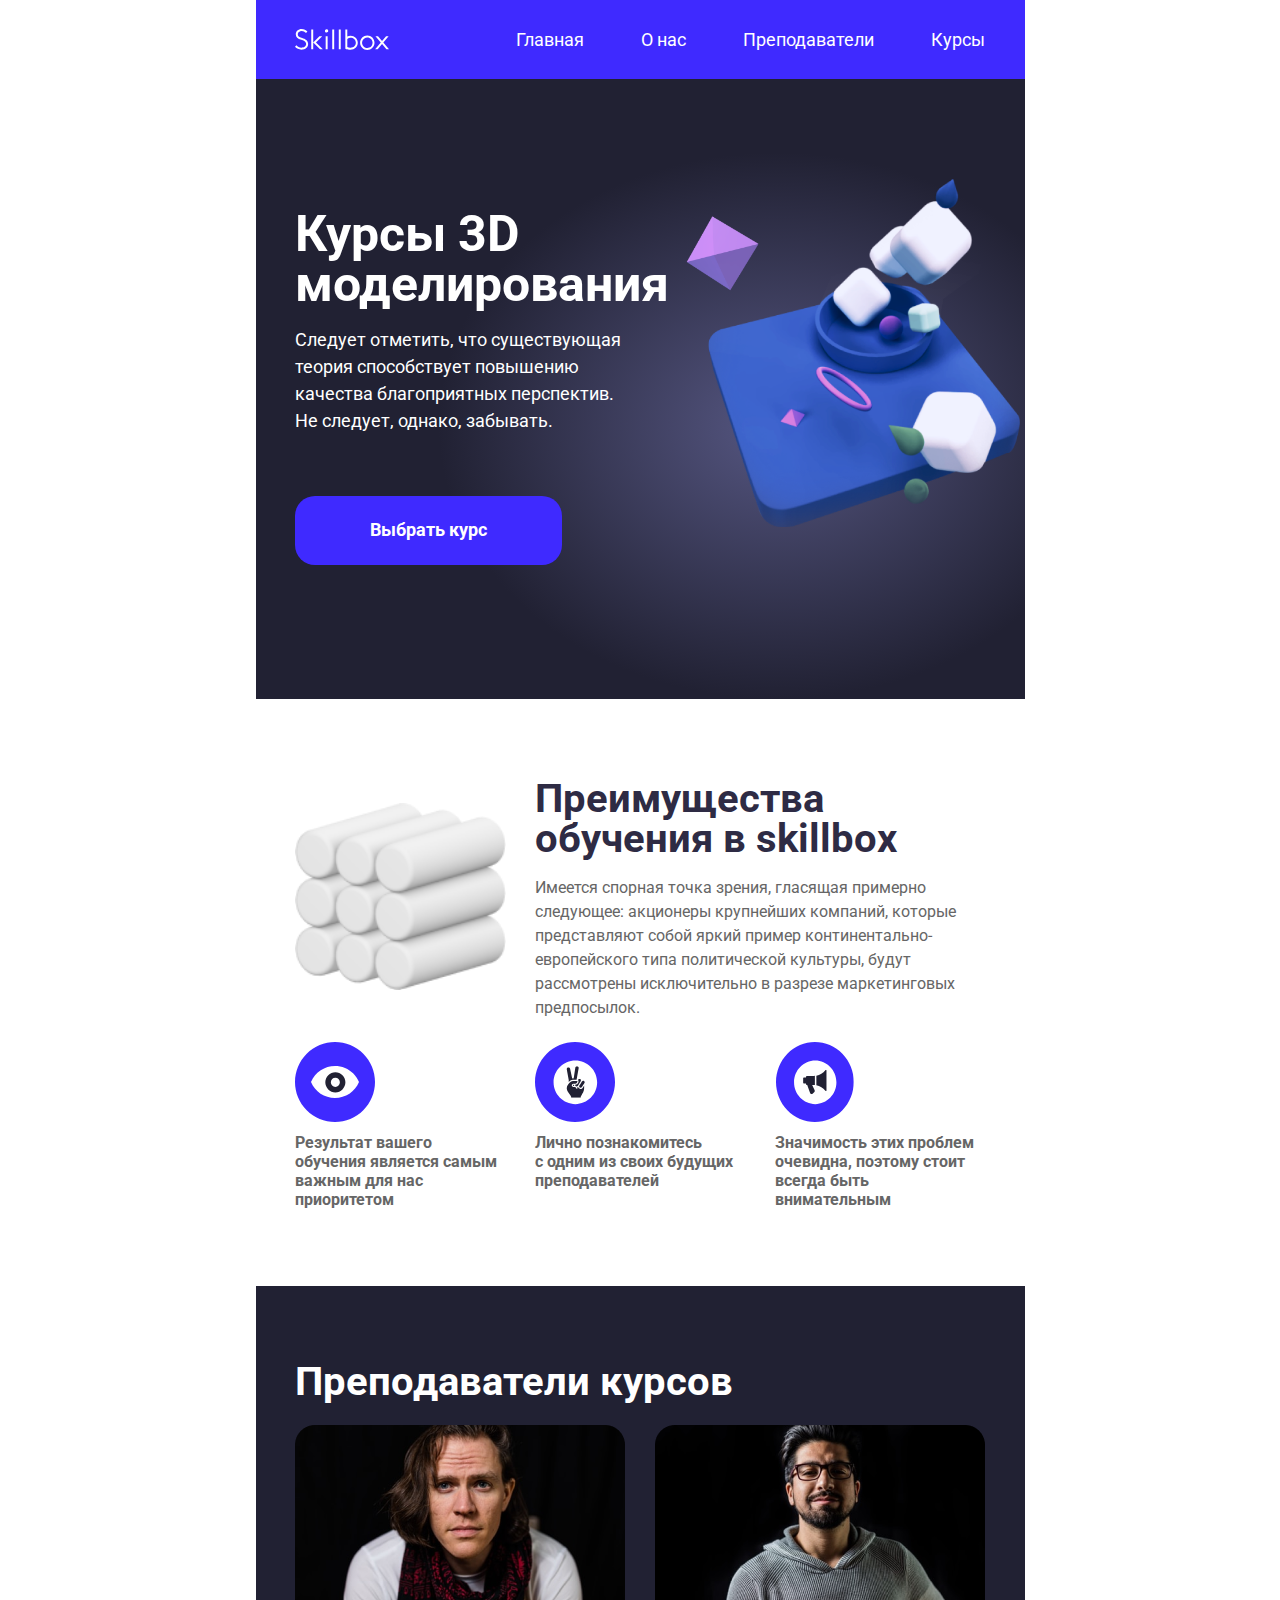
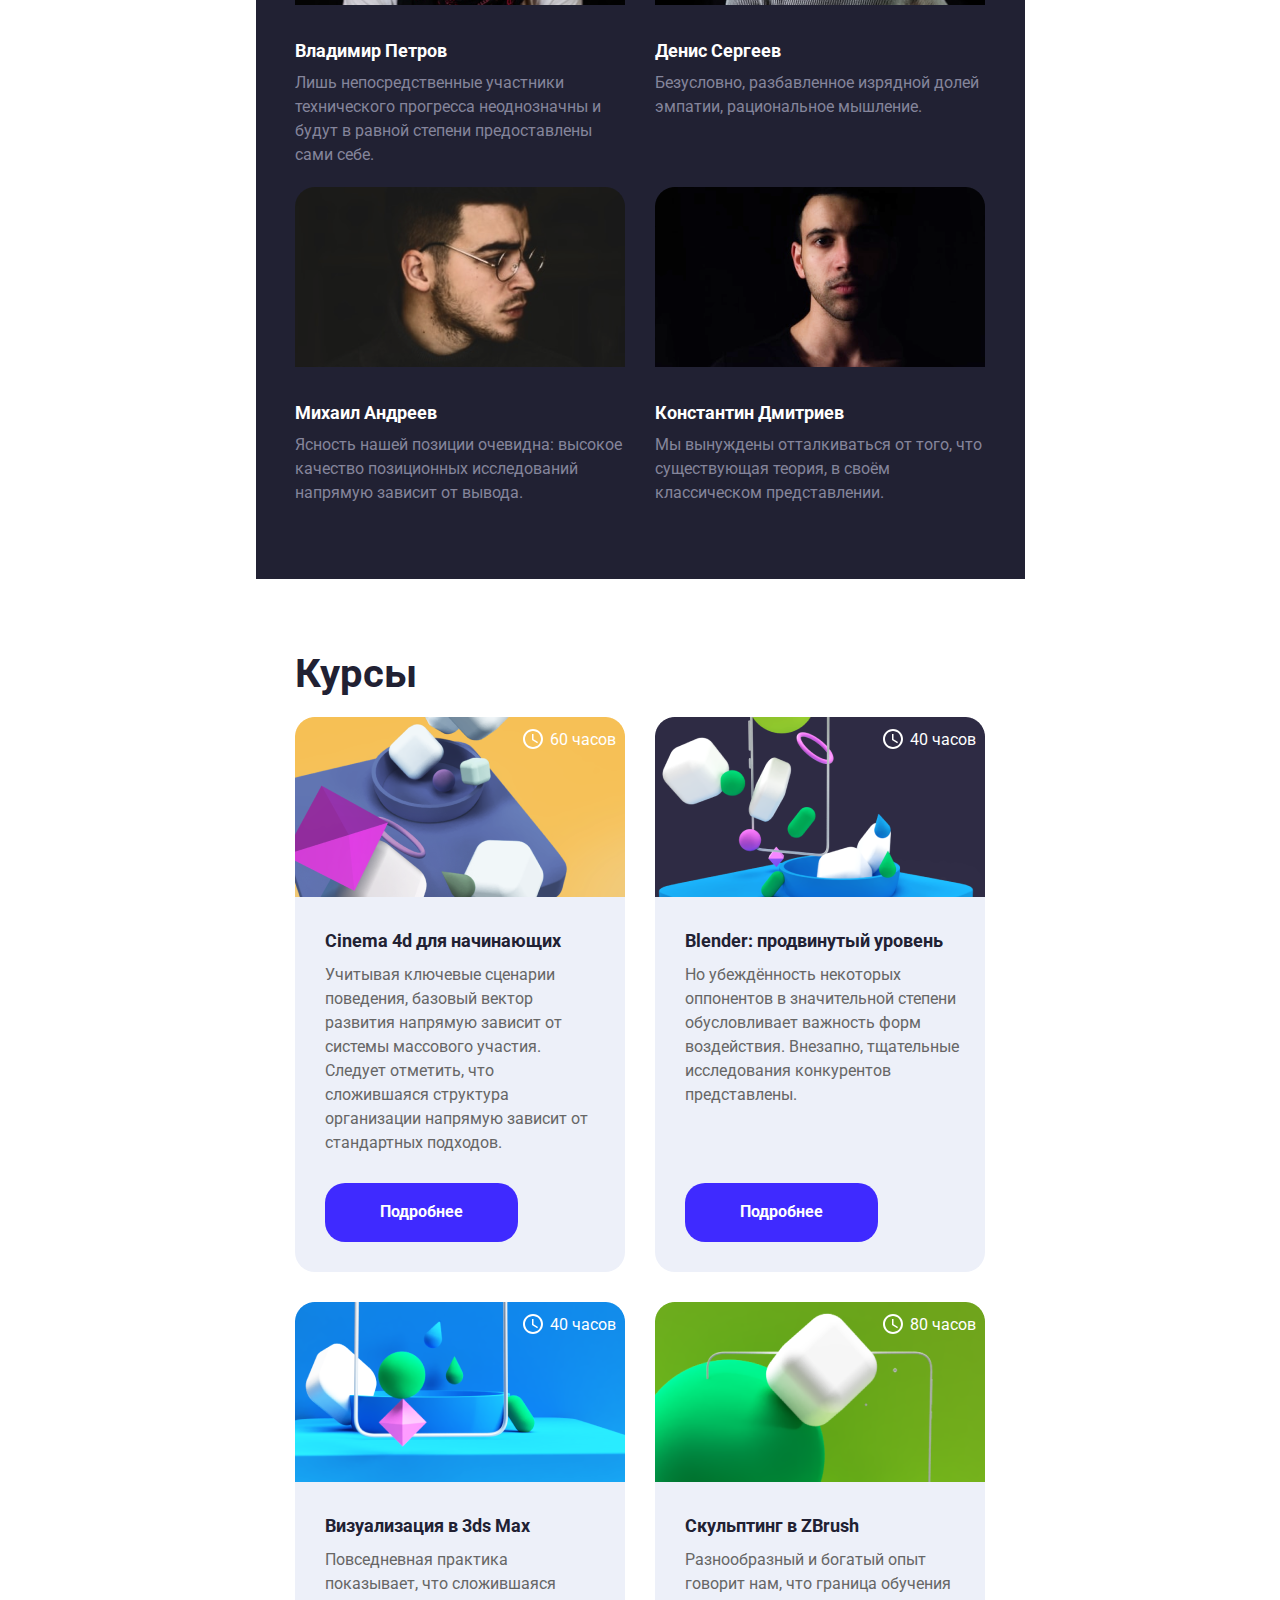
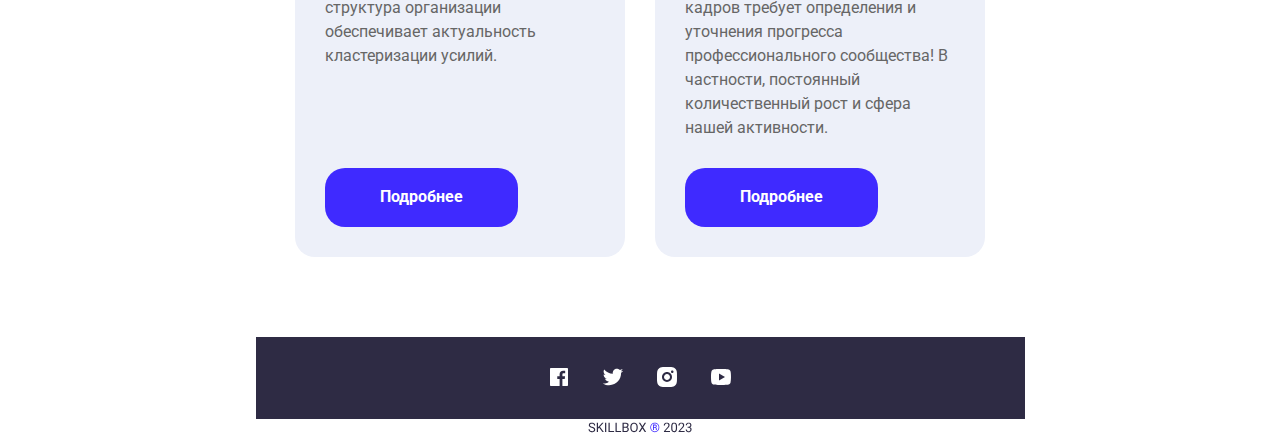
<file: index.html>
<!DOCTYPE html>
<html lang="en">
	<head>
		<meta charset="UTF-8" />
		<meta name="viewport" content="width=device-width, initial-scale=1.0" />
		<title>Skillbox</title>
		<link rel="stylesheet" href="css/normalize.css" />
		<link rel="stylesheet" href="css/bootstrap-grid.min.css" />
		<link rel="stylesheet" href="css/style.css" />
		<link rel="stylesheet" href="css/media.css" />
		<link rel="shortcut icon" href="img/favicon.ico" type="image/x-icon" />
	</head>
	<style>
		.row {
			margin-left: 0;
			margin-right: 0;
			padding-left: 0;
			padding-right: 0;
			gap: 30px;
		}
		.col-3 {
			margin-left: 0;
			margin-right: 0;
			padding-left: 0;
			padding-right: 0;
			max-width: 255px;
		}
		.col-6 {
			margin-left: 0;
			margin-right: 0;
			padding-left: 0;
			padding-right: 0;
			/* max-width: 540px; */
		}
		@media screen and (min-width: 1441px) {
			.courses__columns .col-6 {
				width: 100%;
				max-width: 540px;
			}
		}
		.container {
			padding-left: 0;
			padding-right: 0;
		}
	</style>
	<body>
		<header class="header">
			<div class="container header__container">
				<div class="header__wrapper">
					<a href="#" class="header__logo">
						<img src="img/header__logo.svg" alt="header__logo" />
					</a>
					<nav class="header__nav">
						<ul class="list-reset nav__list">
							<li class="nav__item">
								<a href="#" class="nav__link">Главная</a>
							</li>
							<li class="nav__item">
								<a href="#" class="nav__link">О нас</a>
							</li>
							<li class="nav__item">
								<a href="#" class="nav__link">Преподаватели</a>
							</li>
							<li class="nav__item">
								<a href="#" class="nav__link">Курсы</a>
							</li>
						</ul>
					</nav>
				</div>
			</div>
		</header>
		<main class="main">
			<section class="hero">
				<div class="container hero__container">
					<div class="hero__wrapper">
						<h1 class="hero__title">Курсы 3D моделирования</h1>
						<p class="hero__desc">
							Следует отметить, что существующая теория способствует повышению
							качества благоприятных перспектив. Не следует, однако, забывать.
						</p>
						<button class="btn-reset hero__btn">Выбрать курс</button>
						<img class="hero__img" src="img/hero__bg.png" alt="hero__bg" />
					</div>
				</div>
			</section>
			<section class="advantages">
				<div class="container advantages__container">
					<div class="advantages__wrapper">
						<div class="advantages__rows">
							<div class="advantages__row1">
								<img
									class="advantages__row1-img"
									src="img/advantages__img001.png"
									alt="advantages__img001"
								/>
								<div class="advantages__row1-info">
									<h2 class="advantages__row1-info-title">
										Преимущества обучения в&nbsp;skillbox
									</h2>
									<p class="advantages__row1-info-desc">
										Имеется спорная точка зрения, гласящая примерно следующее:
										акционеры крупнейших компаний, которые представляют собой
										яркий пример континентально-европейского типа политической
										культуры, будут рассмотрены исключительно в&nbsp;разрезе
										маркетинговых предпосылок.
									</p>
								</div>
							</div>
							<div class="advantages__row2">
								<div class="advantages__row2-column">
									<svg
										xmlns="http://www.w3.org/2000/svg"
										width="80"
										height="80"
										viewBox="0 0 80 80"
										fill="none"
									>
										<g clip-path="url(#clip0_51_142)">
											<path
												d="M40 0C34.7471 0 29.5457 1.03463 24.6927 3.04482C19.8396 5.05501 15.4301 8.00138 11.7157 11.7157C4.21427 19.2172 0 29.3913 0 40C0 50.6087 4.21427 60.7828 11.7157 68.2843C15.4301 71.9986 19.8396 74.945 24.6927 76.9552C29.5457 78.9654 34.7471 80 40 80C50.6087 80 60.7828 75.7857 68.2843 68.2843C75.7857 60.7828 80 50.6087 80 40C80 34.7471 78.9654 29.5457 76.9552 24.6927C74.945 19.8396 71.9986 15.4301 68.2843 11.7157C64.5699 8.00138 60.1604 5.05501 55.3073 3.04482C50.4543 1.03463 45.2529 0 40 0ZM40 56C29.48 56 20 49.72 16 40C21.52 26.76 36.76 20.48 50 26C56.32 28.64 61.36 33.68 64 40C60 49.72 50.52 56 40 56Z"
												fill="#3F2AFF"
											/>
											<path
												fill-rule="evenodd"
												clip-rule="evenodd"
												d="M40.3571 30.3125C37.6931 30.3125 35.1382 31.3708 33.2545 33.2545C31.3708 35.1382 30.3125 37.6931 30.3125 40.3571C30.3125 43.0211 31.3708 45.576 33.2545 47.4598C35.1382 49.3435 37.6931 50.4018 40.3571 50.4018C43.0212 50.4018 45.576 49.3435 47.4598 47.4598C49.3435 45.576 50.4018 43.0211 50.4018 40.3571C50.4018 37.6931 49.3435 35.1382 47.4598 33.2545C45.576 31.3708 43.0212 30.3125 40.3571 30.3125ZM40.3565 44.8772C42.8529 44.8772 44.8766 42.8535 44.8766 40.3571C44.8766 37.8608 42.8529 35.837 40.3565 35.837C37.8601 35.837 35.8364 37.8608 35.8364 40.3571C35.8364 42.8535 37.8601 44.8772 40.3565 44.8772Z"
												fill="#212133"
											/>
										</g>
										<defs>
											<clipPath id="clip0_51_142">
												<rect width="80" height="80" fill="white" />
											</clipPath>
										</defs>
									</svg>
									<p class="advantages__row2-column-desc">
										Результат вашего обучения является самым важным для нас
										приоритетом
									</p>
								</div>
								<div class="advantages__row2-column">
									<svg
										width="80"
										height="80"
										viewBox="0 0 80 80"
										fill="none"
										xmlns="http://www.w3.org/2000/svg"
									>
										<g clip-path="url(#clip0_51_129)">
											<g clip-path="url(#clip1_51_129)">
												<path
													d="M37.9097 43.3674C37.9097 43.6773 38.1609 43.9286 38.4709 43.9286H39.1893C39.0672 43.5678 39.0232 43.1852 39.0602 42.8062H38.4709C38.1609 42.8062 37.9097 43.0574 37.9097 43.3674Z"
													fill="#212133"
												/>
												<path
													d="M42.3527 24.3258C41.9158 24.2327 41.4598 24.317 41.0851 24.5601C40.7104 24.8033 40.4477 25.1853 40.3547 25.6223L38.7384 35.9264C38.6658 36.3185 38.3296 36.607 37.931 36.6191C37.5323 36.6313 37.1792 36.3639 37.0828 35.9769L35.1017 26.8626C35.0133 26.2532 34.5994 25.7407 34.0222 25.5261C33.4451 25.3115 32.7968 25.4291 32.3318 25.8327C31.8668 26.2362 31.6592 26.8615 31.7904 27.4631L33.6706 37.7559C33.8156 38.5397 33.806 39.3442 33.6425 40.1243C34.2164 39.5579 34.8297 39.0328 35.4777 38.5529C36.1519 38.0386 36.9757 37.7588 37.8236 37.7559H41.5726L43.6491 26.3294C43.7439 25.8917 43.6605 25.4343 43.4172 25.0583C43.1739 24.6823 42.7908 24.4187 42.3527 24.3258Z"
													fill="#212133"
												/>
												<path
													d="M43.1222 45.1183C42.8293 45.3305 42.4975 45.4831 42.1457 45.5673C42.2219 45.6896 42.2894 45.8172 42.3477 45.9489C42.4232 46.1218 42.4068 46.3211 42.3039 46.4793C42.2011 46.6375 42.0257 46.7334 41.837 46.7347C41.6152 46.7332 41.415 46.6012 41.3263 46.3979C40.9681 45.5772 40.1565 45.0479 39.261 45.051H38.4697C37.5398 45.051 36.786 44.2972 36.786 43.3673C36.786 42.4374 37.5398 41.6836 38.4697 41.6836H40.1534C41.3932 41.6836 42.3983 40.6786 42.3983 39.4387V38.8775H37.8243C37.2171 38.8775 36.6263 39.0744 36.1406 39.4387C33.9406 41.0775 31.735 43.5188 31.735 46.3025C31.7334 47.5568 32.126 48.7799 32.8574 49.7989L35.6636 53.6714C36.0898 54.2629 36.2891 54.988 36.2248 55.7142H45.7656C45.7656 54.1877 45.6141 54.5918 48.0835 50.3882C48.7329 49.0753 49.0909 47.6376 49.1329 46.1734V43.5806L47.8253 45.6627C47.3097 46.5515 46.3161 47.0499 45.2954 46.9318C44.2746 46.8136 43.4212 46.1014 43.1222 45.1183Z"
													fill="#212133"
												/>
												<path
													d="M40.18 42.8061C40.0771 43.2768 40.2209 43.7674 40.5616 44.1081C40.9023 44.4488 41.393 44.5926 41.8637 44.4897C42.6774 44.3101 42.9861 43.676 43.407 42.9576C45.6968 39.2984 45.6126 39.4443 45.6519 39.3321C46.1673 38.6082 45.999 37.6036 45.2759 37.0872C44.9118 36.8836 44.4813 36.8343 44.0806 36.9503C43.6799 37.0663 43.3423 37.3379 43.1433 37.7045L42.9917 37.9459C43.3139 38.1471 43.5124 38.4977 43.5193 38.8775V39.4387C43.5193 41.2875 42.0288 42.7907 40.18 42.8061Z"
													fill="#212133"
												/>
												<path
													d="M49.0221 38.8774C48.2933 38.4623 47.366 38.7129 46.9456 39.4387C46.6201 39.9662 47.1701 39.0346 44.3696 43.5581C44.1487 43.9065 44.076 44.3287 44.1675 44.731C44.3148 45.3223 44.8127 45.7607 45.4179 45.8318C46.0231 45.9029 46.6091 45.5919 46.8895 45.0509L49.4711 40.9484C49.9189 40.2525 49.7179 39.3254 49.0221 38.8774Z"
													fill="#212133"
												/>
											</g>
											<path
												fill-rule="evenodd"
												clip-rule="evenodd"
												d="M24.6927 3.04482C29.5457 1.03463 34.7471 0 40 0C45.2529 0 50.4543 1.03463 55.3073 3.04482C60.1604 5.05501 64.5699 8.00138 68.2843 11.7157C71.9986 15.4301 74.945 19.8396 76.9552 24.6927C78.9654 29.5457 80 34.7471 80 40C80 50.6087 75.7857 60.7828 68.2843 68.2843C60.7828 75.7857 50.6087 80 40 80C34.7471 80 29.5457 78.9654 24.6927 76.9552C19.8396 74.945 15.4301 71.9986 11.7157 68.2843C4.21427 60.7828 0 50.6087 0 40C0 29.3913 4.21427 19.2172 11.7157 11.7157C15.4301 8.00138 19.8396 5.05501 24.6927 3.04482ZM40.3571 62.1429C52.3891 62.1429 62.1429 52.3891 62.1429 40.3571C62.1429 28.3252 52.3891 18.5714 40.3571 18.5714C28.3252 18.5714 18.5714 28.3252 18.5714 40.3571C18.5714 52.3891 28.3252 62.1429 40.3571 62.1429Z"
												fill="#3F2AFF"
											/>
										</g>
										<defs>
											<clipPath id="clip0_51_129">
												<rect width="80" height="80" fill="white" />
											</clipPath>
											<clipPath id="clip1_51_129">
												<rect
													width="31.4286"
													height="31.4286"
													fill="white"
													transform="translate(25 24.2857)"
												/>
											</clipPath>
										</defs>
									</svg>
									<p class="advantages__row2-column-desc">
										Лично познакомитесь с&nbsp;одним из&nbsp;своих будущих
										преподавателей
									</p>
								</div>
								<div class="advantages__row2-column">
									<svg
										width="78"
										height="80"
										viewBox="0 0 78 80"
										fill="none"
										xmlns="http://www.w3.org/2000/svg"
									>
										<g clip-path="url(#clip0_51_116)">
											<path
												fill-rule="evenodd"
												clip-rule="evenodd"
												d="M24.0068 3.04482C28.725 1.03463 33.7819 0 38.8889 0C43.9958 0 49.0528 1.03463 53.771 3.04482C58.4892 5.05501 62.7763 8.00138 66.3875 11.7157C69.9986 15.4301 72.8632 19.8396 74.8175 24.6927C76.7719 29.5457 77.7778 34.7471 77.7778 40C77.7778 50.6087 73.6806 60.7828 66.3875 68.2843C59.0944 75.7857 49.2029 80 38.8889 80C33.7819 80 28.725 78.9654 24.0068 76.9552C19.2885 74.945 15.0015 71.9986 11.3903 68.2843C4.09721 60.7828 0 50.6087 0 40C0 29.3913 4.09721 19.2172 11.3903 11.7157C15.0015 8.00138 19.2885 5.05501 24.0068 3.04482ZM39.2361 62.1429C50.9338 62.1429 60.4167 52.3891 60.4167 40.3571C60.4167 28.3252 50.9338 18.5714 39.2361 18.5714C27.5384 18.5714 18.0556 28.3252 18.0556 40.3571C18.0556 52.3891 27.5384 62.1429 39.2361 62.1429Z"
												fill="#3F2AFF"
											/>
											<g clip-path="url(#clip1_51_116)">
												<path
													d="M38.8881 43.1122V33.8508C38.6329 33.8751 38.3805 33.916 38.1238 33.9282H30.7723C30.3651 33.9282 30.0345 34.2682 30.0345 34.6871V35.4459H27.8211C27.4138 35.4459 27.0833 35.7859 27.0833 36.2048V40.7581C27.0833 41.177 27.4138 41.517 27.8211 41.517H30.0345V42.2759C30.0345 42.6948 30.3651 43.0348 30.7723 43.0348H31.2194L34.1854 51.1669C34.3669 51.6541 34.7727 52.0078 35.2714 52.111C35.3703 52.1322 35.4692 52.1428 35.5666 52.1428C35.9605 52.1428 36.3353 51.982 36.6039 51.6936L38.3761 49.8859C38.8291 49.42 38.9368 48.693 38.6476 48.1299L36.1716 43.0348H38.1312C38.385 43.0469 38.6358 43.0879 38.8881 43.1122Z"
													fill="#212133"
												/>
												<path
													d="M50.5728 28.2244C50.5581 28.1986 50.5448 28.1774 50.5256 28.1531C50.4445 28.0468 50.3426 27.9603 50.2172 27.9102C50.2128 27.9087 50.2098 27.9026 50.2054 27.9011C50.1907 27.8966 50.1774 27.9042 50.1626 27.8996C50.0962 27.8799 50.0298 27.8571 49.956 27.8571C49.9059 27.8571 49.8616 27.8768 49.8129 27.8875C49.7849 27.8935 49.7583 27.8951 49.7303 27.9042C49.6034 27.9467 49.4942 28.0195 49.4071 28.1197C49.4012 28.1258 49.3924 28.1273 49.3865 28.1333C47.086 31.0065 43.878 32.928 40.3646 33.6322V43.3322C43.878 44.0365 47.086 45.9564 49.3865 48.8296C49.3924 48.8371 49.4027 48.8402 49.4101 48.8493C49.4617 48.9085 49.5252 48.9555 49.593 48.995C49.6152 49.0087 49.6329 49.0284 49.655 49.039C49.748 49.08 49.8483 49.1058 49.956 49.1058C50.0401 49.1058 50.1228 49.0906 50.2054 49.0618C50.2098 49.0603 50.2128 49.0542 50.2172 49.0527C50.3426 49.0026 50.4445 48.9176 50.5256 48.8098C50.5433 48.7855 50.5566 48.7643 50.5728 48.7385C50.6437 48.6216 50.6938 48.4926 50.6938 48.3469V28.616C50.6938 28.4703 50.6437 28.3413 50.5728 28.2244Z"
													fill="#212133"
												/>
											</g>
										</g>
										<defs>
											<clipPath id="clip0_51_116">
												<rect width="77.7778" height="80" fill="white" />
											</clipPath>
											<clipPath id="clip1_51_116">
												<rect
													width="23.6111"
													height="24.2857"
													fill="white"
													transform="translate(27.0833 27.8571)"
												/>
											</clipPath>
										</defs>
									</svg>
									<p class="advantages__row2-column-desc">
										Значимость этих проблем очевидна, поэтому стоит всегда быть
										внимательным
									</p>
								</div>
							</div>
						</div>
					</div>
				</div>
			</section>
			<section class="teachers">
				<div class="container teachers__container">
					<h2 class="teachers__title">Преподаватели курсов</h2>
					<ul class="row teachers__columns">
						<li class="col-3 teachers__column">
							<picture>
								<source
									srcset="img/teachers__img001-2.png"
									media="(max-width: 1440px)"
								/>
								<source
									srcset="img/teachers__img001-3.png"
									media="(max-width: 768px)"
								/>
								<source
									srcset="img/teachers__img001-4.png"
									media="(max-width: 576px)"
								/>
								<img
									class="teachers__column-img"
									src="img/teachers__img001-1.png"
									alt="teachers__img001"
								/>
							</picture>
							<h3 class="teachers__column-title">Владимир Петров</h3>
							<p class="teachers__column-desc">
								Лишь непосредственные участники технического прогресса
								неоднозначны и будут в равной степени предоставлены сами себе.
							</p>
						</li>
						<li class="col-3 teachers__column">
							<picture>
								<source
									srcset="img/teachers__img002-2.png"
									media="(max-width: 1440px)"
								/>
								<source
									srcset="img/teachers__img002-3.png"
									media="(max-width: 768px)"
								/>
								<source
									srcset="img/teachers__img002-4.png"
									media="(max-width: 576px)"
								/>
								<img
									class="teachers__column-img"
									src="img/teachers__img002-1.png"
									alt="teachers__img002"
								/>
							</picture>
							<h3 class="teachers__column-title">Денис Сергеев</h3>
							<p class="teachers__column-desc">
								Безусловно, разбавленное изрядной долей эмпатии, рациональное
								мышление.
							</p>
						</li>
						<li class="col-3 teachers__column">
							<picture>
								<source
									srcset="img/teachers__img003-2.png"
									media="(max-width: 1440px)"
								/>
								<source
									srcset="img/teachers__img003-3.png"
									media="(max-width: 768px)"
								/>
								<source
									srcset="img/teachers__img003-4.png"
									media="(max-width: 576px)"
								/>
								<img
									class="teachers__column-img"
									src="img/teachers__img003-1.png"
									alt="teachers__img003"
								/>
							</picture>
							<h3 class="teachers__column-title">Михаил Андреев</h3>
							<p class="teachers__column-desc">
								Ясность нашей позиции очевидна: высокое качество позиционных
								исследований напрямую зависит от вывода.
							</p>
						</li>
						<li class="col-3 teachers__column">
							<picture>
								<source
									srcset="img/teachers__img004-2.png"
									media="(max-width: 1440px)"
								/>
								<source
									srcset="img/teachers__img004-3.png"
									media="(max-width: 768px)"
								/>
								<source
									srcset="img/teachers__img004-4.png"
									media="(max-width: 576px)"
								/>
								<img
									class="teachers__column-img"
									src="img/teachers__img004-1.png"
									alt="teachers__img004"
								/>
							</picture>
							<h3 class="teachers__column-title">Константин Дмитриев</h3>
							<p class="teachers__column-desc">
								Мы вынуждены отталкиваться от того, что существующая теория,
								в своём классическом представлении.
							</p>
						</li>
					</ul>
				</div>
			</section>
			<section class="courses">
				<div class="container courses__container">
					<h2 class="courses__title">Курсы</h2>
					<ul class="row courses__columns">
						<li class="col-6 courses__column">
							<div class="time">
								<svg
									xmlns="http://www.w3.org/2000/svg"
									width="24"
									height="24"
									viewBox="0 0 24 24"
									fill="none"
								>
									<g clip-path="url(#clip0_51_89)">
										<path
											d="M11.99 2C6.47 2 2 6.48 2 12C2 17.52 6.47 22 11.99 22C17.52 22 22 17.52 22 12C22 6.48 17.52 2 11.99 2ZM12 20C7.58 20 4 16.42 4 12C4 7.58 7.58 4 12 4C16.42 4 20 7.58 20 12C20 16.42 16.42 20 12 20Z"
											fill="white"
										/>
										<path
											d="M12.5 7H11V13L16.25 16.15L17 14.92L12.5 12.25V7Z"
											fill="white"
										/>
									</g>
									<defs>
										<clipPath id="clip0_51_89">
											<rect width="24" height="24" fill="white" />
										</clipPath>
									</defs>
								</svg>
								<p class="time__desc">60 часов</p>
							</div>
							<picture>
								<source
									srcset="img/courses__img001-2.png"
									media="(max-width: 1440px)"
								/>
								<source
									srcset="img/courses__img001-3.png"
									media="(max-width: 768px)"
								/>
								<source
									srcset="img/courses__img001-4.png"
									media="(max-width: 576px)"
								/>
								<img
									class="courses__column-img"
									src="img/courses__img001-1.png"
									alt="courses__img001"
								/>
							</picture>
							<div class="courses__column-info">
								<h3 class="courses__column-title">Cinema 4d для начинающих</h3>
								<p class="courses__column-desc">
									Учитывая ключевые сценарии поведения, базовый вектор развития
									напрямую зависит от системы массового участия. Следует
									отметить, что сложившаяся структура организации напрямую
									зависит от стандартных подходов.
								</p>
								<button class="btn-reset courses__column-btn">Подробнее</button>
							</div>
						</li>
						<li class="col-6 courses__column">
							<div class="time">
								<svg
									xmlns="http://www.w3.org/2000/svg"
									width="24"
									height="24"
									viewBox="0 0 24 24"
									fill="none"
								>
									<g clip-path="url(#clip0_51_89)">
										<path
											d="M11.99 2C6.47 2 2 6.48 2 12C2 17.52 6.47 22 11.99 22C17.52 22 22 17.52 22 12C22 6.48 17.52 2 11.99 2ZM12 20C7.58 20 4 16.42 4 12C4 7.58 7.58 4 12 4C16.42 4 20 7.58 20 12C20 16.42 16.42 20 12 20Z"
											fill="white"
										/>
										<path
											d="M12.5 7H11V13L16.25 16.15L17 14.92L12.5 12.25V7Z"
											fill="white"
										/>
									</g>
									<defs>
										<clipPath id="clip0_51_89">
											<rect width="24" height="24" fill="white" />
										</clipPath>
									</defs>
								</svg>
								<p class="time__desc">40 часов</p>
							</div>
							<picture>
								<source
									srcset="img/courses__img002-2.png"
									media="(max-width: 1440px)"
								/>
								<source
									srcset="img/courses__img002-3.png"
									media="(max-width: 768px)"
								/>
								<source
									srcset="img/courses__img002-4.png"
									media="(max-width: 576px)"
								/>
								<img
									class="courses__column-img"
									src="img/courses__img002-1.png"
									alt="courses__img002"
								/>
							</picture>
							<div class="courses__column-info">
								<h3 class="courses__column-title">
									Blender: продвинутый уровень
								</h3>
								<p class="courses__column-desc">
									Но убеждённость некоторых оппонентов в значительной степени
									обусловливает важность форм воздействия. Внезапно, тщательные
									исследования конкурентов представлены.
								</p>
								<button class="btn-reset courses__column-btn">Подробнее</button>
							</div>
						</li>
						<li class="col-6 courses__column">
							<div class="time">
								<svg
									xmlns="http://www.w3.org/2000/svg"
									width="24"
									height="24"
									viewBox="0 0 24 24"
									fill="none"
								>
									<g clip-path="url(#clip0_51_89)">
										<path
											d="M11.99 2C6.47 2 2 6.48 2 12C2 17.52 6.47 22 11.99 22C17.52 22 22 17.52 22 12C22 6.48 17.52 2 11.99 2ZM12 20C7.58 20 4 16.42 4 12C4 7.58 7.58 4 12 4C16.42 4 20 7.58 20 12C20 16.42 16.42 20 12 20Z"
											fill="white"
										/>
										<path
											d="M12.5 7H11V13L16.25 16.15L17 14.92L12.5 12.25V7Z"
											fill="white"
										/>
									</g>
									<defs>
										<clipPath id="clip0_51_89">
											<rect width="24" height="24" fill="white" />
										</clipPath>
									</defs>
								</svg>
								<p class="time__desc">40 часов</p>
							</div>
							<picture>
								<source
									srcset="img/courses__img003-2.png"
									media="(max-width: 1440px)"
								/>
								<source
									srcset="img/courses__img003-3.png"
									media="(max-width: 768px)"
								/>
								<source
									srcset="img/courses__img003-4.png"
									media="(max-width: 576px)"
								/>
								<img
									class="courses__column-img"
									src="img/courses__img003-1.png"
									alt="courses__img003"
								/>
							</picture>
							<div class="courses__column-info">
								<h3 class="courses__column-title courses__column-title3">
									Визуализация в 3ds Max
								</h3>
								<p class="courses__column-desc">
									Повседневная практика показывает, что сложившаяся структура
									организации обеспечивает актуальность кластеризации усилий.
								</p>
								<button class="btn-reset courses__column-btn">Подробнее</button>
							</div>
						</li>
						<li class="col-6 courses__column">
							<div class="time">
								<svg
									xmlns="http://www.w3.org/2000/svg"
									width="24"
									height="24"
									viewBox="0 0 24 24"
									fill="none"
								>
									<g clip-path="url(#clip0_51_89)">
										<path
											d="M11.99 2C6.47 2 2 6.48 2 12C2 17.52 6.47 22 11.99 22C17.52 22 22 17.52 22 12C22 6.48 17.52 2 11.99 2ZM12 20C7.58 20 4 16.42 4 12C4 7.58 7.58 4 12 4C16.42 4 20 7.58 20 12C20 16.42 16.42 20 12 20Z"
											fill="white"
										/>
										<path
											d="M12.5 7H11V13L16.25 16.15L17 14.92L12.5 12.25V7Z"
											fill="white"
										/>
									</g>
									<defs>
										<clipPath id="clip0_51_89">
											<rect width="24" height="24" fill="white" />
										</clipPath>
									</defs>
								</svg>
								<p class="time__desc">80 часов</p>
							</div>
							<picture>
								<source
									srcset="img/courses__img004-2.png"
									media="(max-width: 1440px)"
								/>
								<source
									srcset="img/courses__img004-3.png"
									media="(max-width: 768px)"
								/>
								<source
									srcset="img/courses__img004-4.png"
									media="(max-width: 576px)"
								/>
								<img
									class="courses__column-img"
									src="img/courses__img004-1.png"
									alt="courses__img004"
								/>
							</picture>
							<div class="courses__column-info">
								<h3 class="courses__column-title">Скульптинг в ZBrush</h3>
								<p class="courses__column-desc">
									Разнообразный и богатый опыт говорит нам, что граница обучения
									кадров требует определения и уточнения прогресса
									профессионального сообщества! В частности, постоянный
									количественный рост и сфера нашей активности.
								</p>
								<button class="btn-reset courses__column-btn">Подробнее</button>
							</div>
						</li>
					</ul>
				</div>
			</section>
		</main>
		<footer class="footer">
			<div class="footer__wrapper">
				<div class="footer-up">
					<div class="container">
						<nav class="footer__nav">
							<ul class="footer__nav-list">
								<li class="footer__nav-item">
									<a href="#" class="footer__nav-link">
										<svg
											xmlns="http://www.w3.org/2000/svg"
											width="24"
											height="24"
											viewBox="0 0 24 24"
											fill="none"
										>
											<g clip-path="url(#clip0_51_12)">
												<path
													d="M15.402 21V14.034H17.735L18.084 11.326H15.402V9.598C15.402 8.814 15.62 8.279 16.744 8.279H18.178V5.857C17.4838 5.78334 16.7861 5.74762 16.088 5.75C14.021 5.75 12.606 7.012 12.606 9.33V11.326H10.268V14.034H12.606V21H4C3.73478 21 3.48043 20.8946 3.29289 20.7071C3.10536 20.5196 3 20.2652 3 20V4C3 3.73478 3.10536 3.48043 3.29289 3.29289C3.48043 3.10536 3.73478 3 4 3H20C20.2652 3 20.5196 3.10536 20.7071 3.29289C20.8946 3.48043 21 3.73478 21 4V20C21 20.2652 20.8946 20.5196 20.7071 20.7071C20.5196 20.8946 20.2652 21 20 21H15.402Z"
													fill="white"
												/>
											</g>
											<defs>
												<clipPath id="clip0_51_12">
													<rect width="24" height="24" fill="white" />
												</clipPath>
											</defs>
										</svg>
									</a>
								</li>
								<li class="footer__nav-item">
									<a href="#" class="footer__nav-link">
										<svg
											xmlns="http://www.w3.org/2000/svg"
											width="24"
											height="24"
											viewBox="0 0 24 24"
											fill="none"
										>
											<g clip-path="url(#clip0_51_15)">
												<path
													d="M22.1621 5.65593C21.3986 5.99362 20.589 6.2154 19.7601 6.31393C20.6338 5.79136 21.2878 4.96894 21.6001 3.99993C20.7801 4.48793 19.8811 4.82993 18.9441 5.01493C18.3147 4.34151 17.4804 3.89489 16.571 3.74451C15.6616 3.59413 14.728 3.74842 13.9153 4.18338C13.1026 4.61834 12.4564 5.30961 12.0772 6.14972C11.6979 6.98983 11.6068 7.93171 11.8181 8.82893C10.1552 8.74558 8.52838 8.31345 7.04334 7.56059C5.55829 6.80773 4.24818 5.75097 3.19805 4.45893C2.82634 5.09738 2.63101 5.82315 2.63205 6.56193C2.63205 8.01193 3.37005 9.29293 4.49205 10.0429C3.82806 10.022 3.17869 9.84271 2.59805 9.51993V9.57193C2.59825 10.5376 2.93242 11.4735 3.5439 12.221C4.15538 12.9684 5.00653 13.4814 5.95305 13.6729C5.33667 13.84 4.69036 13.8646 4.06305 13.7449C4.32992 14.5762 4.85006 15.3031 5.55064 15.824C6.25123 16.3449 7.09718 16.6337 7.97005 16.6499C7.10253 17.3313 6.10923 17.8349 5.04693 18.1321C3.98464 18.4293 2.87418 18.5142 1.77905 18.3819C3.69075 19.6114 5.91615 20.264 8.18905 20.2619C15.8821 20.2619 20.0891 13.8889 20.0891 8.36193C20.0891 8.18193 20.0841 7.99993 20.0761 7.82193C20.8949 7.23009 21.6017 6.49695 22.1631 5.65693L22.1621 5.65593Z"
													fill="white"
												/>
											</g>
											<defs>
												<clipPath id="clip0_51_15">
													<rect width="24" height="24" fill="white" />
												</clipPath>
											</defs>
										</svg>
									</a>
								</li>
								<li class="footer__nav-item">
									<a href="#" class="footer__nav-link">
										<svg
											xmlns="http://www.w3.org/2000/svg"
											width="24"
											height="24"
											viewBox="0 0 24 24"
											fill="none"
										>
											<g clip-path="url(#clip0_51_18)">
												<path
													d="M12 2C14.717 2 15.056 2.01 16.122 2.06C17.187 2.11 17.912 2.277 18.55 2.525C19.21 2.779 19.766 3.123 20.322 3.678C20.8305 4.1779 21.224 4.78259 21.475 5.45C21.722 6.087 21.89 6.813 21.94 7.878C21.987 8.944 22 9.283 22 12C22 14.717 21.99 15.056 21.94 16.122C21.89 17.187 21.722 17.912 21.475 18.55C21.2247 19.2178 20.8311 19.8226 20.322 20.322C19.822 20.8303 19.2173 21.2238 18.55 21.475C17.913 21.722 17.187 21.89 16.122 21.94C15.056 21.987 14.717 22 12 22C9.283 22 8.944 21.99 7.878 21.94C6.813 21.89 6.088 21.722 5.45 21.475C4.78233 21.2245 4.17753 20.8309 3.678 20.322C3.16941 19.8222 2.77593 19.2175 2.525 18.55C2.277 17.913 2.11 17.187 2.06 16.122C2.013 15.056 2 14.717 2 12C2 9.283 2.01 8.944 2.06 7.878C2.11 6.812 2.277 6.088 2.525 5.45C2.77524 4.78218 3.1688 4.17732 3.678 3.678C4.17767 3.16923 4.78243 2.77573 5.45 2.525C6.088 2.277 6.812 2.11 7.878 2.06C8.944 2.013 9.283 2 12 2ZM12 7C10.6739 7 9.40215 7.52678 8.46447 8.46447C7.52678 9.40215 7 10.6739 7 12C7 13.3261 7.52678 14.5979 8.46447 15.5355C9.40215 16.4732 10.6739 17 12 17C13.3261 17 14.5979 16.4732 15.5355 15.5355C16.4732 14.5979 17 13.3261 17 12C17 10.6739 16.4732 9.40215 15.5355 8.46447C14.5979 7.52678 13.3261 7 12 7ZM18.5 6.75C18.5 6.41848 18.3683 6.10054 18.1339 5.86612C17.8995 5.6317 17.5815 5.5 17.25 5.5C16.9185 5.5 16.6005 5.6317 16.3661 5.86612C16.1317 6.10054 16 6.41848 16 6.75C16 7.08152 16.1317 7.39946 16.3661 7.63388C16.6005 7.8683 16.9185 8 17.25 8C17.5815 8 17.8995 7.8683 18.1339 7.63388C18.3683 7.39946 18.5 7.08152 18.5 6.75ZM12 9C12.7956 9 13.5587 9.31607 14.1213 9.87868C14.6839 10.4413 15 11.2044 15 12C15 12.7956 14.6839 13.5587 14.1213 14.1213C13.5587 14.6839 12.7956 15 12 15C11.2044 15 10.4413 14.6839 9.87868 14.1213C9.31607 13.5587 9 12.7956 9 12C9 11.2044 9.31607 10.4413 9.87868 9.87868C10.4413 9.31607 11.2044 9 12 9Z"
													fill="white"
												/>
											</g>
											<defs>
												<clipPath id="clip0_51_18">
													<rect width="24" height="24" fill="white" />
												</clipPath>
											</defs>
										</svg>
									</a>
								</li>
								<li class="footer__nav-item">
									<a href="#" class="footer__nav-link">
										<svg
											xmlns="http://www.w3.org/2000/svg"
											width="24"
											height="24"
											viewBox="0 0 24 24"
											fill="none"
										>
											<g clip-path="url(#clip0_51_21)">
												<path
													d="M21.543 6.498C22 8.28 22 12 22 12C22 12 22 15.72 21.543 17.502C21.289 18.487 20.546 19.262 19.605 19.524C17.896 20 12 20 12 20C12 20 6.107 20 4.395 19.524C3.45 19.258 2.708 18.484 2.457 17.502C2 15.72 2 12 2 12C2 12 2 8.28 2.457 6.498C2.711 5.513 3.454 4.738 4.395 4.476C6.107 4 12 4 12 4C12 4 17.896 4 19.605 4.476C20.55 4.742 21.292 5.516 21.543 6.498ZM10 15.5L16 12L10 8.5V15.5Z"
													fill="white"
												/>
											</g>
											<defs>
												<clipPath id="clip0_51_21">
													<rect width="24" height="24" fill="white" />
												</clipPath>
											</defs>
										</svg>
									</a>
								</li>
							</ul>
						</nav>
					</div>
				</div>
				<div class="footer-down">
					<div class="container footer-down__container">
						<img src="img/footer__logo.svg" alt="footer__logo" />
					</div>
				</div>
			</div>
		</footer>
	</body>
</html>
<!-- <section class="teachers">
				<div class="container teachers__container">
					<h2 class="teachers__title">Преподаватели курсов</h2>
					<ul class="teachers__columns teachers__list">
						<li class="teachers__column teachers__item">
							<picture>
								<source
									srcset="img/teachers__img001-2.png"
									media="(max-width: 1440px)"
								/>
								<source
									srcset="img/teachers__img001-3.png"
									media="(max-width: 768px)"
								/>
								<source
									srcset="img/teachers__img001-4.png"
									media="(max-width: 576px)"
								/>
								<img
									class="teachers__column-img"
									src="img/teachers__img001-1.png"
									alt="teachers__img001"
								/>
							</picture>
							<h3 class="teachers__column-title">Владимир Петров</h3>
							<p class="teachers__column-desc">
								Лишь непосредственные участники технического прогресса
								неоднозначны и будут в равной степени предоставлены сами себе.
							</p>
						</li>
						<li class="teachers__column teachers__item">
							<picture>
								<source
									srcset="img/teachers__img002-2.png"
									media="(max-width: 1440px)"
								/>
								<source
									srcset="img/teachers__img002-3.png"
									media="(max-width: 768px)"
								/>
								<source
									srcset="img/teachers__img002-4.png"
									media="(max-width: 576px)"
								/>
								<img
									class="teachers__column-img"
									src="img/teachers__img002-1.png"
									alt="teachers__img002"
								/>
							</picture>
							<h3 class="teachers__column-title">Денис Сергеев</h3>
							<p class="teachers__column-desc">
								Безусловно, разбавленное изрядной долей эмпатии, рациональное
								мышление.
							</p>
						</li>
						<li class="teachers__column teachers__item">
							<picture>
								<source
									srcset="img/teachers__img003-2.png"
									media="(max-width: 1440px)"
								/>
								<source
									srcset="img/teachers__img003-3.png"
									media="(max-width: 768px)"
								/>
								<source
									srcset="img/teachers__img003-4.png"
									media="(max-width: 576px)"
								/>
								<img
									class="teachers__column-img"
									src="img/teachers__img003-1.png"
									alt="teachers__img003"
								/>
							</picture>
							<h3 class="teachers__column-title">Михаил Андреев</h3>
							<p class="teachers__column-desc">
								Ясность нашей позиции очевидна: высокое качество позиционных
								исследований напрямую зависит от вывода.
							</p>
						</li>
						<li class="teachers__column teachers__item">
							<picture>
								<source
									srcset="img/teachers__img004-2.png"
									media="(max-width: 1440px)"
								/>
								<source
									srcset="img/teachers__img004-3.png"
									media="(max-width: 768px)"
								/>
								<source
									srcset="img/teachers__img004-4.png"
									media="(max-width: 576px)"
								/>
								<img
									class="teachers__column-img"
									src="img/teachers__img004-1.png"
									alt="teachers__img004"
								/>
							</picture>
							<h3 class="teachers__column-title">Константин Дмитриев</h3>
							<p class="teachers__column-desc">
								Мы вынуждены отталкиваться от того, что существующая теория,
								в своём классическом представлении.
							</p>
						</li>
					</ul>
				</div>
			</section> -->
<!-- <section class="courses">
				<div class="container courses__container">
					<h2 class="courses__title">Курсы</h2>
					<ul class="row courses__columns courses__list">
						<li class="courses__column courses__item">
							<div class="time">
								<svg
									xmlns="http://www.w3.org/2000/svg"
									width="24"
									height="24"
									viewBox="0 0 24 24"
									fill="none"
								>
									<g clip-path="url(#clip0_51_89)">
										<path
											d="M11.99 2C6.47 2 2 6.48 2 12C2 17.52 6.47 22 11.99 22C17.52 22 22 17.52 22 12C22 6.48 17.52 2 11.99 2ZM12 20C7.58 20 4 16.42 4 12C4 7.58 7.58 4 12 4C16.42 4 20 7.58 20 12C20 16.42 16.42 20 12 20Z"
											fill="white"
										/>
										<path
											d="M12.5 7H11V13L16.25 16.15L17 14.92L12.5 12.25V7Z"
											fill="white"
										/>
									</g>
									<defs>
										<clipPath id="clip0_51_89">
											<rect width="24" height="24" fill="white" />
										</clipPath>
									</defs>
								</svg>
								<p class="time__desc">60 часов</p>
							</div>
							<picture>
								<source
									srcset="img/courses__img001-2.png"
									media="(max-width: 1440px)"
								/>
								<source
									srcset="img/courses__img001-3.png"
									media="(max-width: 768px)"
								/>
								<source
									srcset="img/courses__img001-4.png"
									media="(max-width: 576px)"
								/>
								<img
									class="courses__column-img"
									src="img/courses__img001-1.png"
									alt="courses__img001"
								/>
							</picture>
							<div class="courses__column-info">
								<h3 class="courses__column-title">Cinema 4d для начинающих</h3>
								<p class="courses__column-desc">
									Учитывая ключевые сценарии поведения, базовый вектор развития
									напрямую зависит от системы массового участия. Следует
									отметить, что сложившаяся структура организации напрямую
									зависит от стандартных подходов.
								</p>
								<button class="btn-reset courses__column-btn">Подробнее</button>
							</div>
						</li>
						<li class="courses__column courses__item">
							<div class="time">
								<svg
									xmlns="http://www.w3.org/2000/svg"
									width="24"
									height="24"
									viewBox="0 0 24 24"
									fill="none"
								>
									<g clip-path="url(#clip0_51_89)">
										<path
											d="M11.99 2C6.47 2 2 6.48 2 12C2 17.52 6.47 22 11.99 22C17.52 22 22 17.52 22 12C22 6.48 17.52 2 11.99 2ZM12 20C7.58 20 4 16.42 4 12C4 7.58 7.58 4 12 4C16.42 4 20 7.58 20 12C20 16.42 16.42 20 12 20Z"
											fill="white"
										/>
										<path
											d="M12.5 7H11V13L16.25 16.15L17 14.92L12.5 12.25V7Z"
											fill="white"
										/>
									</g>
									<defs>
										<clipPath id="clip0_51_89">
											<rect width="24" height="24" fill="white" />
										</clipPath>
									</defs>
								</svg>
								<p class="time__desc">40 часов</p>
							</div>
							<picture>
								<source
									srcset="img/courses__img002-2.png"
									media="(max-width: 1440px)"
								/>
								<source
									srcset="img/courses__img002-3.png"
									media="(max-width: 768px)"
								/>
								<source
									srcset="img/courses__img002-4.png"
									media="(max-width: 576px)"
								/>
								<img
									class="courses__column-img"
									src="img/courses__img002-1.png"
									alt="courses__img002"
								/>
							</picture>
							<div class="courses__column-info">
								<h3 class="courses__column-title">
									Blender: продвинутый уровень
								</h3>
								<p class="courses__column-desc">
									Но убеждённость некоторых оппонентов в значительной степени
									обусловливает важность форм воздействия. Внезапно, тщательные
									исследования конкурентов представлены.
								</p>
								<button class="btn-reset courses__column-btn">Подробнее</button>
							</div>
						</li>
						<li class="courses__column courses__item">
							<div class="time">
								<svg
									xmlns="http://www.w3.org/2000/svg"
									width="24"
									height="24"
									viewBox="0 0 24 24"
									fill="none"
								>
									<g clip-path="url(#clip0_51_89)">
										<path
											d="M11.99 2C6.47 2 2 6.48 2 12C2 17.52 6.47 22 11.99 22C17.52 22 22 17.52 22 12C22 6.48 17.52 2 11.99 2ZM12 20C7.58 20 4 16.42 4 12C4 7.58 7.58 4 12 4C16.42 4 20 7.58 20 12C20 16.42 16.42 20 12 20Z"
											fill="white"
										/>
										<path
											d="M12.5 7H11V13L16.25 16.15L17 14.92L12.5 12.25V7Z"
											fill="white"
										/>
									</g>
									<defs>
										<clipPath id="clip0_51_89">
											<rect width="24" height="24" fill="white" />
										</clipPath>
									</defs>
								</svg>
								<p class="time__desc">40 часов</p>
							</div>
							<picture>
								<source
									srcset="img/courses__img003-2.png"
									media="(max-width: 1440px)"
								/>
								<source
									srcset="img/courses__img003-3.png"
									media="(max-width: 768px)"
								/>
								<source
									srcset="img/courses__img003-4.png"
									media="(max-width: 576px)"
								/>
								<img
									class="courses__column-img"
									src="img/courses__img003-1.png"
									alt="courses__img003"
								/>
							</picture>
							<div class="courses__column-info">
								<h3 class="courses__column-title courses__column-title3">
									Визуализация в 3ds Max
								</h3>
								<p class="courses__column-desc">
									Повседневная практика показывает, что сложившаяся структура
									организации обеспечивает актуальность кластеризации усилий.
								</p>
								<button class="btn-reset courses__column-btn">Подробнее</button>
							</div>
						</li>
						<li class="courses__column courses__item">
							<div class="time">
								<svg
									xmlns="http://www.w3.org/2000/svg"
									width="24"
									height="24"
									viewBox="0 0 24 24"
									fill="none"
								>
									<g clip-path="url(#clip0_51_89)">
										<path
											d="M11.99 2C6.47 2 2 6.48 2 12C2 17.52 6.47 22 11.99 22C17.52 22 22 17.52 22 12C22 6.48 17.52 2 11.99 2ZM12 20C7.58 20 4 16.42 4 12C4 7.58 7.58 4 12 4C16.42 4 20 7.58 20 12C20 16.42 16.42 20 12 20Z"
											fill="white"
										/>
										<path
											d="M12.5 7H11V13L16.25 16.15L17 14.92L12.5 12.25V7Z"
											fill="white"
										/>
									</g>
									<defs>
										<clipPath id="clip0_51_89">
											<rect width="24" height="24" fill="white" />
										</clipPath>
									</defs>
								</svg>
								<p class="time__desc">80 часов</p>
							</div>
							<picture>
								<source
									srcset="img/courses__img004-2.png"
									media="(max-width: 1440px)"
								/>
								<source
									srcset="img/courses__img004-3.png"
									media="(max-width: 768px)"
								/>
								<source
									srcset="img/courses__img004-4.png"
									media="(max-width: 576px)"
								/>
								<img
									class="courses__column-img"
									src="img/courses__img004-1.png"
									alt="courses__img004"
								/>
							</picture>
							<div class="courses__column-info">
								<h3 class="courses__column-title">Скульптинг в ZBrush</h3>
								<p class="courses__column-desc">
									Разнообразный и богатый опыт говорит нам, что граница обучения
									кадров требует определения и уточнения прогресса
									профессионального сообщества! В частности, постоянный
									количественный рост и сфера нашей активности.
								</p>
								<button class="btn-reset courses__column-btn">Подробнее</button>
							</div>
						</li>
					</ul>
				</div>
			</section> -->
</file>
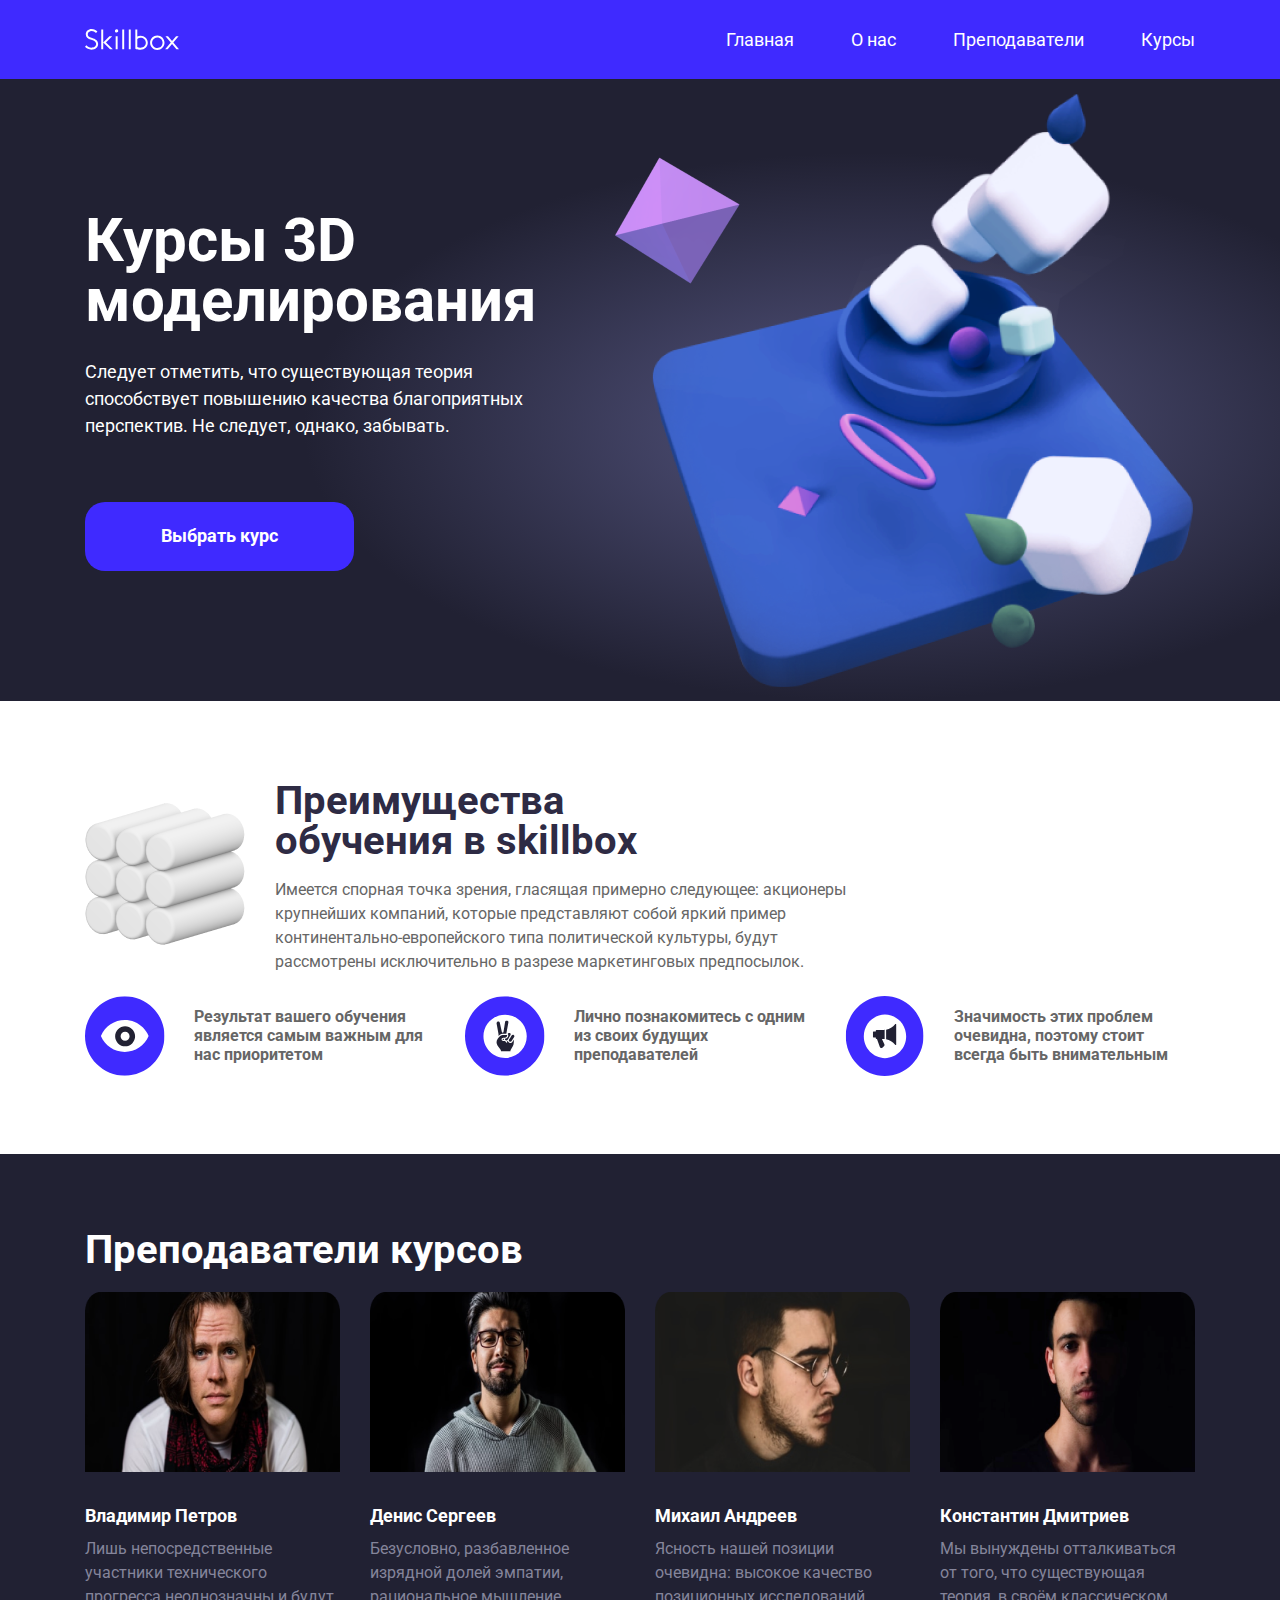
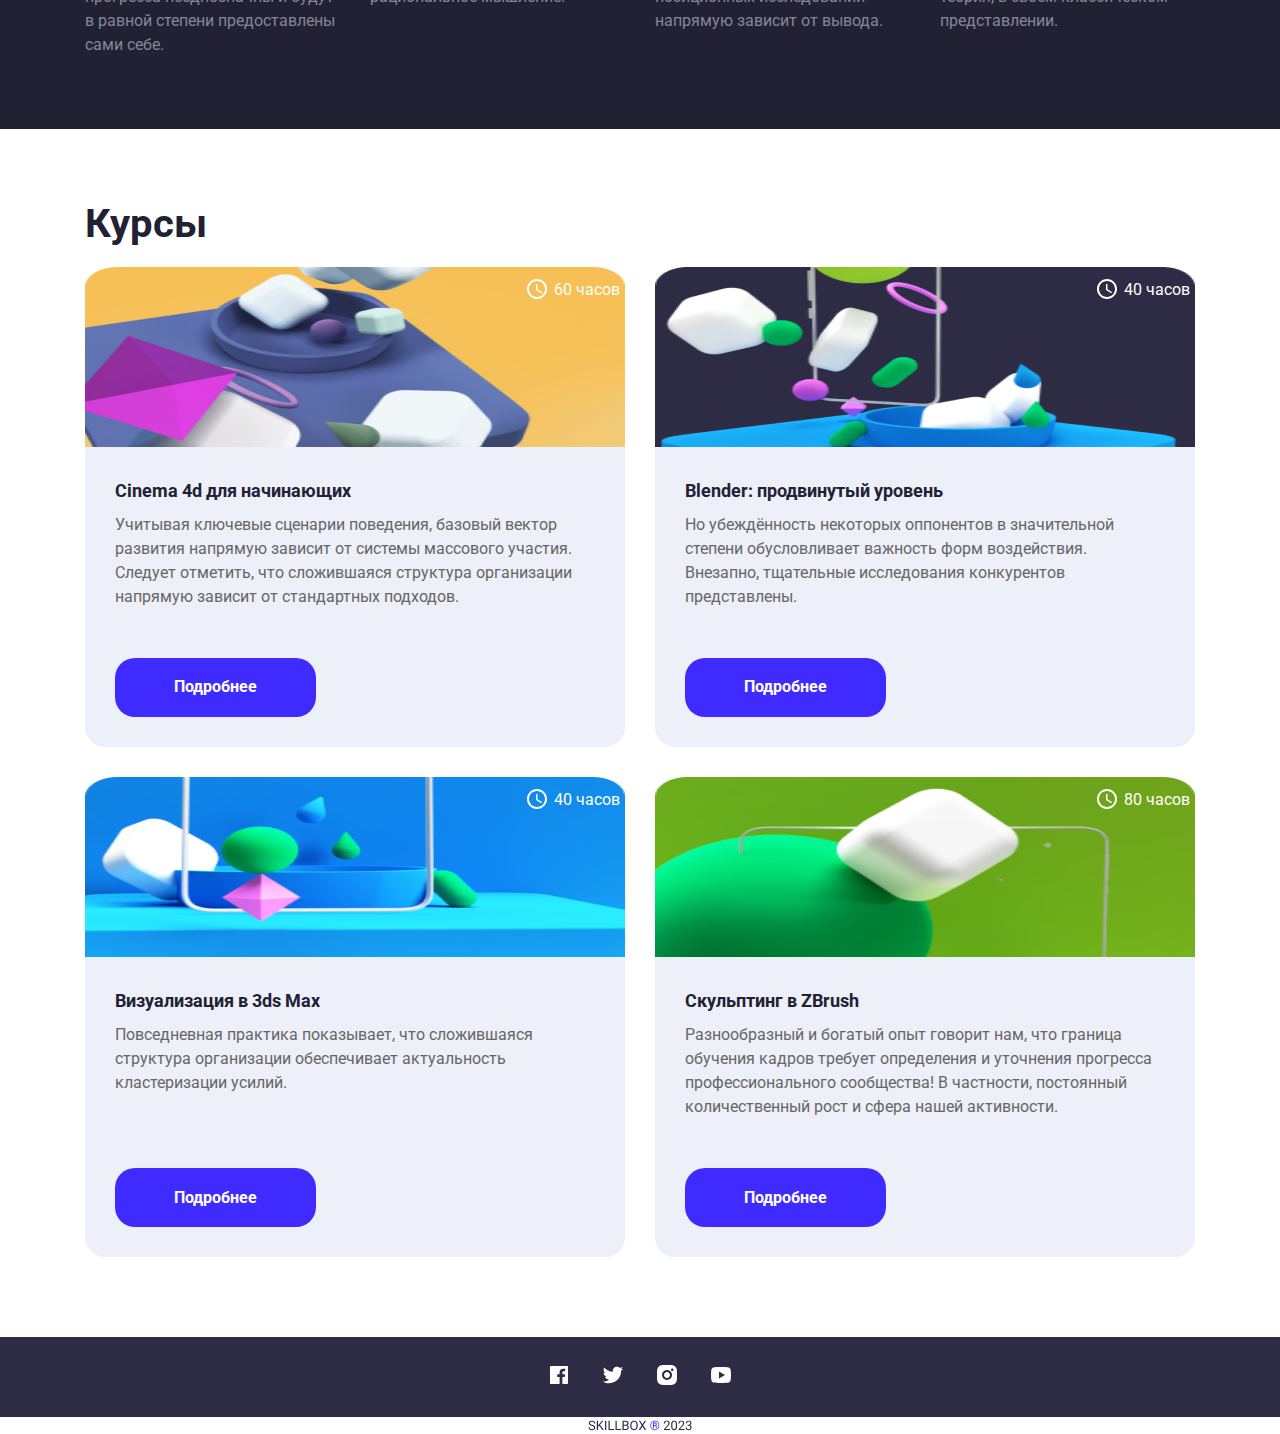
<file: index2.html>
<!DOCTYPE html>
<html lang="en">
	<head>
		<meta charset="UTF-8" />
		<meta name="viewport" content="width=device-width, initial-scale=1.0" />
		<title>Skillbox</title>
		<link rel="stylesheet" href="css/normalize.css" />
		<link rel="stylesheet" href="css/bootstrap-grid.min.css" />
		<link rel="stylesheet" href="css/style2.css" />
		<link rel="stylesheet" href="css/media2.css" />
		<link rel="shortcut icon" href="img/favicon.ico" type="image/x-icon" />
	</head>
	<style>
		/* .row {
			padding-left: 0;
			padding-right: 0;
		}

		.col-lg-3,
		.col-sm-6,
		.col-xs-12 {
			padding-left: 0;
			padding-right: 0;
		}

		.teachers .container {
			padding: 0;
			padding-left: 0;
			padding-right: 0;
		} */

		.teachers__container {
			padding-left: 0;
			padding-right: 0;
		}

		.courses__container {
			padding-left: 0;
			padding-right: 0;
		}
	</style>
	<body>
		<header class="header">
			<div class="container header__container">
				<div class="row header__wrapper">
					<a href="#" class="header__logo d-flex align-items-center">
						<img src="img/header__logo.svg" alt="header__logo" />
					</a>
					<nav class="header__nav">
						<ul class="list-reset nav__list d-flex align-items-center">
							<li class="nav__item">
								<a href="#" class="nav__link">Главная</a>
							</li>
							<li class="nav__item">
								<a href="#" class="nav__link">О нас</a>
							</li>
							<li class="nav__item">
								<a href="#" class="nav__link">Преподаватели</a>
							</li>
							<li class="nav__item">
								<a href="#" class="nav__link">Курсы</a>
							</li>
						</ul>
					</nav>
				</div>
			</div>
		</header>
		<main class="main">
			<section class="hero">
				<div class="container hero__container">
					<div class="row hero__wrapper">
						<div class="hero__info d-flex">
							<h1 class="hero__title">Курсы 3D моделирования</h1>
							<p class="hero__desc">
								Следует отметить, что существующая теория способствует повышению
								качества благоприятных перспектив. Не следует, однако, забывать.
							</p>
							<button class="btn-reset hero__btn">Выбрать курс</button>
						</div>
						<img class="hero__img" src="img/hero__bg.png" alt="hero__bg" />
					</div>
				</div>
			</section>
			<section class="advantages">
				<div class="container advantages__container">
					<div class="row advantages__wrapper">
						<div class="advantages__row1 d-flex">
							<img
								class="advantages__row1-img"
								src="img/advantages__img001.png"
								alt="advantages__img001"
							/>
							<div class="advantages__row1-info d-flex">
								<h2 class="advantages__row1-info-title">
									Преимущества обучения в&nbsp;skillbox
								</h2>
								<p class="advantages__row1-info-desc">
									Имеется спорная точка зрения, гласящая примерно следующее:
									акционеры крупнейших компаний, которые представляют собой
									яркий пример континентально-европейского типа политической
									культуры, будут рассмотрены исключительно в&nbsp;разрезе
									маркетинговых предпосылок.
								</p>
							</div>
						</div>
						<div class="row advantages__row2 d-flex">
							<div class="col-4 advantages__row2-column d-flex">
								<svg
									xmlns="http://www.w3.org/2000/svg"
									width="80"
									height="80"
									viewBox="0 0 80 80"
									fill="none"
								>
									<g clip-path="url(#clip0_51_142)">
										<path
											d="M40 0C34.7471 0 29.5457 1.03463 24.6927 3.04482C19.8396 5.05501 15.4301 8.00138 11.7157 11.7157C4.21427 19.2172 0 29.3913 0 40C0 50.6087 4.21427 60.7828 11.7157 68.2843C15.4301 71.9986 19.8396 74.945 24.6927 76.9552C29.5457 78.9654 34.7471 80 40 80C50.6087 80 60.7828 75.7857 68.2843 68.2843C75.7857 60.7828 80 50.6087 80 40C80 34.7471 78.9654 29.5457 76.9552 24.6927C74.945 19.8396 71.9986 15.4301 68.2843 11.7157C64.5699 8.00138 60.1604 5.05501 55.3073 3.04482C50.4543 1.03463 45.2529 0 40 0ZM40 56C29.48 56 20 49.72 16 40C21.52 26.76 36.76 20.48 50 26C56.32 28.64 61.36 33.68 64 40C60 49.72 50.52 56 40 56Z"
											fill="#3F2AFF"
										/>
										<path
											fill-rule="evenodd"
											clip-rule="evenodd"
											d="M40.3571 30.3125C37.6931 30.3125 35.1382 31.3708 33.2545 33.2545C31.3708 35.1382 30.3125 37.6931 30.3125 40.3571C30.3125 43.0211 31.3708 45.576 33.2545 47.4598C35.1382 49.3435 37.6931 50.4018 40.3571 50.4018C43.0212 50.4018 45.576 49.3435 47.4598 47.4598C49.3435 45.576 50.4018 43.0211 50.4018 40.3571C50.4018 37.6931 49.3435 35.1382 47.4598 33.2545C45.576 31.3708 43.0212 30.3125 40.3571 30.3125ZM40.3565 44.8772C42.8529 44.8772 44.8766 42.8535 44.8766 40.3571C44.8766 37.8608 42.8529 35.837 40.3565 35.837C37.8601 35.837 35.8364 37.8608 35.8364 40.3571C35.8364 42.8535 37.8601 44.8772 40.3565 44.8772Z"
											fill="#212133"
										/>
									</g>
									<defs>
										<clipPath id="clip0_51_142">
											<rect width="80" height="80" fill="white" />
										</clipPath>
									</defs>
								</svg>
								<p class="advantages__row2-column-desc">
									Результат вашего обучения является самым важным для нас
									приоритетом
								</p>
							</div>
							<div class="col-4 advantages__row2-column d-flex">
								<svg
									width="80"
									height="80"
									viewBox="0 0 80 80"
									fill="none"
									xmlns="http://www.w3.org/2000/svg"
								>
									<g clip-path="url(#clip0_51_129)">
										<g clip-path="url(#clip1_51_129)">
											<path
												d="M37.9097 43.3674C37.9097 43.6773 38.1609 43.9286 38.4709 43.9286H39.1893C39.0672 43.5678 39.0232 43.1852 39.0602 42.8062H38.4709C38.1609 42.8062 37.9097 43.0574 37.9097 43.3674Z"
												fill="#212133"
											/>
											<path
												d="M42.3527 24.3258C41.9158 24.2327 41.4598 24.317 41.0851 24.5601C40.7104 24.8033 40.4477 25.1853 40.3547 25.6223L38.7384 35.9264C38.6658 36.3185 38.3296 36.607 37.931 36.6191C37.5323 36.6313 37.1792 36.3639 37.0828 35.9769L35.1017 26.8626C35.0133 26.2532 34.5994 25.7407 34.0222 25.5261C33.4451 25.3115 32.7968 25.4291 32.3318 25.8327C31.8668 26.2362 31.6592 26.8615 31.7904 27.4631L33.6706 37.7559C33.8156 38.5397 33.806 39.3442 33.6425 40.1243C34.2164 39.5579 34.8297 39.0328 35.4777 38.5529C36.1519 38.0386 36.9757 37.7588 37.8236 37.7559H41.5726L43.6491 26.3294C43.7439 25.8917 43.6605 25.4343 43.4172 25.0583C43.1739 24.6823 42.7908 24.4187 42.3527 24.3258Z"
												fill="#212133"
											/>
											<path
												d="M43.1222 45.1183C42.8293 45.3305 42.4975 45.4831 42.1457 45.5673C42.2219 45.6896 42.2894 45.8172 42.3477 45.9489C42.4232 46.1218 42.4068 46.3211 42.3039 46.4793C42.2011 46.6375 42.0257 46.7334 41.837 46.7347C41.6152 46.7332 41.415 46.6012 41.3263 46.3979C40.9681 45.5772 40.1565 45.0479 39.261 45.051H38.4697C37.5398 45.051 36.786 44.2972 36.786 43.3673C36.786 42.4374 37.5398 41.6836 38.4697 41.6836H40.1534C41.3932 41.6836 42.3983 40.6786 42.3983 39.4387V38.8775H37.8243C37.2171 38.8775 36.6263 39.0744 36.1406 39.4387C33.9406 41.0775 31.735 43.5188 31.735 46.3025C31.7334 47.5568 32.126 48.7799 32.8574 49.7989L35.6636 53.6714C36.0898 54.2629 36.2891 54.988 36.2248 55.7142H45.7656C45.7656 54.1877 45.6141 54.5918 48.0835 50.3882C48.7329 49.0753 49.0909 47.6376 49.1329 46.1734V43.5806L47.8253 45.6627C47.3097 46.5515 46.3161 47.0499 45.2954 46.9318C44.2746 46.8136 43.4212 46.1014 43.1222 45.1183Z"
												fill="#212133"
											/>
											<path
												d="M40.18 42.8061C40.0771 43.2768 40.2209 43.7674 40.5616 44.1081C40.9023 44.4488 41.393 44.5926 41.8637 44.4897C42.6774 44.3101 42.9861 43.676 43.407 42.9576C45.6968 39.2984 45.6126 39.4443 45.6519 39.3321C46.1673 38.6082 45.999 37.6036 45.2759 37.0872C44.9118 36.8836 44.4813 36.8343 44.0806 36.9503C43.6799 37.0663 43.3423 37.3379 43.1433 37.7045L42.9917 37.9459C43.3139 38.1471 43.5124 38.4977 43.5193 38.8775V39.4387C43.5193 41.2875 42.0288 42.7907 40.18 42.8061Z"
												fill="#212133"
											/>
											<path
												d="M49.0221 38.8774C48.2933 38.4623 47.366 38.7129 46.9456 39.4387C46.6201 39.9662 47.1701 39.0346 44.3696 43.5581C44.1487 43.9065 44.076 44.3287 44.1675 44.731C44.3148 45.3223 44.8127 45.7607 45.4179 45.8318C46.0231 45.9029 46.6091 45.5919 46.8895 45.0509L49.4711 40.9484C49.9189 40.2525 49.7179 39.3254 49.0221 38.8774Z"
												fill="#212133"
											/>
										</g>
										<path
											fill-rule="evenodd"
											clip-rule="evenodd"
											d="M24.6927 3.04482C29.5457 1.03463 34.7471 0 40 0C45.2529 0 50.4543 1.03463 55.3073 3.04482C60.1604 5.05501 64.5699 8.00138 68.2843 11.7157C71.9986 15.4301 74.945 19.8396 76.9552 24.6927C78.9654 29.5457 80 34.7471 80 40C80 50.6087 75.7857 60.7828 68.2843 68.2843C60.7828 75.7857 50.6087 80 40 80C34.7471 80 29.5457 78.9654 24.6927 76.9552C19.8396 74.945 15.4301 71.9986 11.7157 68.2843C4.21427 60.7828 0 50.6087 0 40C0 29.3913 4.21427 19.2172 11.7157 11.7157C15.4301 8.00138 19.8396 5.05501 24.6927 3.04482ZM40.3571 62.1429C52.3891 62.1429 62.1429 52.3891 62.1429 40.3571C62.1429 28.3252 52.3891 18.5714 40.3571 18.5714C28.3252 18.5714 18.5714 28.3252 18.5714 40.3571C18.5714 52.3891 28.3252 62.1429 40.3571 62.1429Z"
											fill="#3F2AFF"
										/>
									</g>
									<defs>
										<clipPath id="clip0_51_129">
											<rect width="80" height="80" fill="white" />
										</clipPath>
										<clipPath id="clip1_51_129">
											<rect
												width="31.4286"
												height="31.4286"
												fill="white"
												transform="translate(25 24.2857)"
											/>
										</clipPath>
									</defs>
								</svg>
								<p class="advantages__row2-column-desc">
									Лично познакомитесь с&nbsp;одним из&nbsp;своих будущих
									преподавателей
								</p>
							</div>
							<div class="col-4 advantages__row2-column d-flex">
								<svg
									width="78"
									height="80"
									viewBox="0 0 78 80"
									fill="none"
									xmlns="http://www.w3.org/2000/svg"
								>
									<g clip-path="url(#clip0_51_116)">
										<path
											fill-rule="evenodd"
											clip-rule="evenodd"
											d="M24.0068 3.04482C28.725 1.03463 33.7819 0 38.8889 0C43.9958 0 49.0528 1.03463 53.771 3.04482C58.4892 5.05501 62.7763 8.00138 66.3875 11.7157C69.9986 15.4301 72.8632 19.8396 74.8175 24.6927C76.7719 29.5457 77.7778 34.7471 77.7778 40C77.7778 50.6087 73.6806 60.7828 66.3875 68.2843C59.0944 75.7857 49.2029 80 38.8889 80C33.7819 80 28.725 78.9654 24.0068 76.9552C19.2885 74.945 15.0015 71.9986 11.3903 68.2843C4.09721 60.7828 0 50.6087 0 40C0 29.3913 4.09721 19.2172 11.3903 11.7157C15.0015 8.00138 19.2885 5.05501 24.0068 3.04482ZM39.2361 62.1429C50.9338 62.1429 60.4167 52.3891 60.4167 40.3571C60.4167 28.3252 50.9338 18.5714 39.2361 18.5714C27.5384 18.5714 18.0556 28.3252 18.0556 40.3571C18.0556 52.3891 27.5384 62.1429 39.2361 62.1429Z"
											fill="#3F2AFF"
										/>
										<g clip-path="url(#clip1_51_116)">
											<path
												d="M38.8881 43.1122V33.8508C38.6329 33.8751 38.3805 33.916 38.1238 33.9282H30.7723C30.3651 33.9282 30.0345 34.2682 30.0345 34.6871V35.4459H27.8211C27.4138 35.4459 27.0833 35.7859 27.0833 36.2048V40.7581C27.0833 41.177 27.4138 41.517 27.8211 41.517H30.0345V42.2759C30.0345 42.6948 30.3651 43.0348 30.7723 43.0348H31.2194L34.1854 51.1669C34.3669 51.6541 34.7727 52.0078 35.2714 52.111C35.3703 52.1322 35.4692 52.1428 35.5666 52.1428C35.9605 52.1428 36.3353 51.982 36.6039 51.6936L38.3761 49.8859C38.8291 49.42 38.9368 48.693 38.6476 48.1299L36.1716 43.0348H38.1312C38.385 43.0469 38.6358 43.0879 38.8881 43.1122Z"
												fill="#212133"
											/>
											<path
												d="M50.5728 28.2244C50.5581 28.1986 50.5448 28.1774 50.5256 28.1531C50.4445 28.0468 50.3426 27.9603 50.2172 27.9102C50.2128 27.9087 50.2098 27.9026 50.2054 27.9011C50.1907 27.8966 50.1774 27.9042 50.1626 27.8996C50.0962 27.8799 50.0298 27.8571 49.956 27.8571C49.9059 27.8571 49.8616 27.8768 49.8129 27.8875C49.7849 27.8935 49.7583 27.8951 49.7303 27.9042C49.6034 27.9467 49.4942 28.0195 49.4071 28.1197C49.4012 28.1258 49.3924 28.1273 49.3865 28.1333C47.086 31.0065 43.878 32.928 40.3646 33.6322V43.3322C43.878 44.0365 47.086 45.9564 49.3865 48.8296C49.3924 48.8371 49.4027 48.8402 49.4101 48.8493C49.4617 48.9085 49.5252 48.9555 49.593 48.995C49.6152 49.0087 49.6329 49.0284 49.655 49.039C49.748 49.08 49.8483 49.1058 49.956 49.1058C50.0401 49.1058 50.1228 49.0906 50.2054 49.0618C50.2098 49.0603 50.2128 49.0542 50.2172 49.0527C50.3426 49.0026 50.4445 48.9176 50.5256 48.8098C50.5433 48.7855 50.5566 48.7643 50.5728 48.7385C50.6437 48.6216 50.6938 48.4926 50.6938 48.3469V28.616C50.6938 28.4703 50.6437 28.3413 50.5728 28.2244Z"
												fill="#212133"
											/>
										</g>
									</g>
									<defs>
										<clipPath id="clip0_51_116">
											<rect width="77.7778" height="80" fill="white" />
										</clipPath>
										<clipPath id="clip1_51_116">
											<rect
												width="23.6111"
												height="24.2857"
												fill="white"
												transform="translate(27.0833 27.8571)"
											/>
										</clipPath>
									</defs>
								</svg>
								<p class="advantages__row2-column-desc">
									Значимость этих проблем очевидна, поэтому стоит всегда быть
									внимательным
								</p>
							</div>
						</div>
					</div>
				</div>
			</section>
			<section class="teachers">
				<div class="container teachers__container">
					<h2 class="teachers__title">Преподаватели курсов</h2>
					<div class="row teachers__columns">
						<div class="col-lg-3 col-sm-6 col-xs-12 teachers__column">
							<picture>
								<source
									srcset="img/teachers__img001-2.png"
									media="(max-width: 1440px)"
								/>
								<source
									srcset="img/teachers__img001-3.png"
									media="(max-width: 768px)"
								/>
								<source
									srcset="img/teachers__img001-4.png"
									media="(max-width: 576px)"
								/>
								<img
									class="teachers__column-img"
									src="img/teachers__img001-1.png"
									alt="teachers__img001"
								/>
							</picture>
							<h3 class="teachers__column-title">Владимир Петров</h3>
							<p class="teachers__column-desc">
								Лишь непосредственные участники технического прогресса
								неоднозначны и будут в равной степени предоставлены сами себе.
							</p>
						</div>
						<div class="col-lg-3 col-sm-6 col-xs-12 teachers__column">
							<picture>
								<source
									srcset="img/teachers__img002-2.png"
									media="(max-width: 1440px)"
								/>
								<source
									srcset="img/teachers__img002-3.png"
									media="(max-width: 768px)"
								/>
								<source
									srcset="img/teachers__img002-4.png"
									media="(max-width: 576px)"
								/>
								<img
									class="teachers__column-img"
									src="img/teachers__img002-1.png"
									alt="teachers__img002"
								/>
							</picture>
							<h3 class="teachers__column-title">Денис Сергеев</h3>
							<p class="teachers__column-desc">
								Безусловно, разбавленное изрядной долей эмпатии, рациональное
								мышление.
							</p>
						</div>
						<div class="col-lg-3 col-sm-6 col-xs-12 teachers__column">
							<picture>
								<source
									srcset="img/teachers__img003-2.png"
									media="(max-width: 1440px)"
								/>
								<source
									srcset="img/teachers__img003-3.png"
									media="(max-width: 768px)"
								/>
								<source
									srcset="img/teachers__img003-4.png"
									media="(max-width: 576px)"
								/>
								<img
									class="teachers__column-img"
									src="img/teachers__img003-1.png"
									alt="teachers__img003"
								/>
							</picture>
							<h3 class="teachers__column-title">Михаил Андреев</h3>
							<p class="teachers__column-desc">
								Ясность нашей позиции очевидна: высокое качество позиционных
								исследований напрямую зависит от вывода.
							</p>
						</div>
						<div class="col-lg-3 col-sm-6 col-xs-12 teachers__column">
							<picture>
								<source
									srcset="img/teachers__img004-2.png"
									media="(max-width: 1440px)"
								/>
								<source
									srcset="img/teachers__img004-3.png"
									media="(max-width: 768px)"
								/>
								<source
									srcset="img/teachers__img004-4.png"
									media="(max-width: 576px)"
								/>
								<img
									class="teachers__column-img"
									src="img/teachers__img004-1.png"
									alt="teachers__img004"
								/>
							</picture>
							<h3 class="teachers__column-title">Константин Дмитриев</h3>
							<p class="teachers__column-desc">
								Мы вынуждены отталкиваться от того, что существующая теория,
								в своём классическом представлении.
							</p>
						</div>
					</div>
				</div>
			</section>
			<section class="courses">
				<div class="container courses__container">
					<h2 class="courses__title">Курсы</h2>
					<div class="row courses__columns">
						<div class="col-lg-6 col-sm-6 col-12 courses__column">
							<div class="time">
								<svg
									xmlns="http://www.w3.org/2000/svg"
									width="24"
									height="24"
									viewBox="0 0 24 24"
									fill="none"
								>
									<g clip-path="url(#clip0_51_89)">
										<path
											d="M11.99 2C6.47 2 2 6.48 2 12C2 17.52 6.47 22 11.99 22C17.52 22 22 17.52 22 12C22 6.48 17.52 2 11.99 2ZM12 20C7.58 20 4 16.42 4 12C4 7.58 7.58 4 12 4C16.42 4 20 7.58 20 12C20 16.42 16.42 20 12 20Z"
											fill="white"
										/>
										<path
											d="M12.5 7H11V13L16.25 16.15L17 14.92L12.5 12.25V7Z"
											fill="white"
										/>
									</g>
									<defs>
										<clipPath id="clip0_51_89">
											<rect width="24" height="24" fill="white" />
										</clipPath>
									</defs>
								</svg>
								<p class="time__desc">60 часов</p>
							</div>
							<picture>
								<source
									srcset="img/courses__img001-2.png"
									media="(max-width: 1440px)"
								/>
								<source
									srcset="img/courses__img001-3.png"
									media="(max-width: 768px)"
								/>
								<source
									srcset="img/courses__img001-4.png"
									media="(max-width: 576px)"
								/>
								<img
									class="courses__column-img"
									src="img/courses__img001-1.png"
									alt="courses__img001"
								/>
							</picture>
							<div class="courses__column-info">
								<h3 class="courses__column-title">Cinema 4d для начинающих</h3>
								<p class="courses__column-desc">
									Учитывая ключевые сценарии поведения, базовый вектор развития
									напрямую зависит от системы массового участия. Следует
									отметить, что сложившаяся структура организации напрямую
									зависит от стандартных подходов.
								</p>
								<button class="btn-reset courses__column-btn">Подробнее</button>
							</div>
						</div>
						<div class="col-lg-6 col-sm-6 col-12 courses__column">
							<div class="time">
								<svg
									xmlns="http://www.w3.org/2000/svg"
									width="24"
									height="24"
									viewBox="0 0 24 24"
									fill="none"
								>
									<g clip-path="url(#clip0_51_89)">
										<path
											d="M11.99 2C6.47 2 2 6.48 2 12C2 17.52 6.47 22 11.99 22C17.52 22 22 17.52 22 12C22 6.48 17.52 2 11.99 2ZM12 20C7.58 20 4 16.42 4 12C4 7.58 7.58 4 12 4C16.42 4 20 7.58 20 12C20 16.42 16.42 20 12 20Z"
											fill="white"
										/>
										<path
											d="M12.5 7H11V13L16.25 16.15L17 14.92L12.5 12.25V7Z"
											fill="white"
										/>
									</g>
									<defs>
										<clipPath id="clip0_51_89">
											<rect width="24" height="24" fill="white" />
										</clipPath>
									</defs>
								</svg>
								<p class="time__desc">40 часов</p>
							</div>
							<picture>
								<source
									srcset="img/courses__img002-2.png"
									media="(max-width: 1440px)"
								/>
								<source
									srcset="img/courses__img002-3.png"
									media="(max-width: 768px)"
								/>
								<source
									srcset="img/courses__img002-4.png"
									media="(max-width: 576px)"
								/>
								<img
									class="courses__column-img"
									src="img/courses__img002-1.png"
									alt="courses__img002"
								/>
							</picture>
							<div class="courses__column-info">
								<h3 class="courses__column-title">
									Blender: продвинутый уровень
								</h3>
								<p class="courses__column-desc">
									Но убеждённость некоторых оппонентов в значительной степени
									обусловливает важность форм воздействия. Внезапно, тщательные
									исследования конкурентов представлены.
								</p>
								<button class="btn-reset courses__column-btn">Подробнее</button>
							</div>
						</div>
						<div class="col-lg-6 col-sm-6 col-12 courses__column">
							<div class="time">
								<svg
									xmlns="http://www.w3.org/2000/svg"
									width="24"
									height="24"
									viewBox="0 0 24 24"
									fill="none"
								>
									<g clip-path="url(#clip0_51_89)">
										<path
											d="M11.99 2C6.47 2 2 6.48 2 12C2 17.52 6.47 22 11.99 22C17.52 22 22 17.52 22 12C22 6.48 17.52 2 11.99 2ZM12 20C7.58 20 4 16.42 4 12C4 7.58 7.58 4 12 4C16.42 4 20 7.58 20 12C20 16.42 16.42 20 12 20Z"
											fill="white"
										/>
										<path
											d="M12.5 7H11V13L16.25 16.15L17 14.92L12.5 12.25V7Z"
											fill="white"
										/>
									</g>
									<defs>
										<clipPath id="clip0_51_89">
											<rect width="24" height="24" fill="white" />
										</clipPath>
									</defs>
								</svg>
								<p class="time__desc">40 часов</p>
							</div>
							<picture>
								<source
									srcset="img/courses__img003-2.png"
									media="(max-width: 1440px)"
								/>
								<source
									srcset="img/courses__img003-3.png"
									media="(max-width: 768px)"
								/>
								<source
									srcset="img/courses__img003-4.png"
									media="(max-width: 576px)"
								/>
								<img
									class="courses__column-img"
									src="img/courses__img003-1.png"
									alt="courses__img003"
								/>
							</picture>
							<div class="courses__column-info">
								<h3 class="courses__column-title courses__column-title3">
									Визуализация в 3ds Max
								</h3>
								<p class="courses__column-desc">
									Повседневная практика показывает, что сложившаяся структура
									организации обеспечивает актуальность кластеризации усилий.
								</p>
								<button class="btn-reset courses__column-btn">Подробнее</button>
							</div>
						</div>
						<div class="col-lg-6 col-sm-6 col-12 courses__column">
							<div class="time">
								<svg
									xmlns="http://www.w3.org/2000/svg"
									width="24"
									height="24"
									viewBox="0 0 24 24"
									fill="none"
								>
									<g clip-path="url(#clip0_51_89)">
										<path
											d="M11.99 2C6.47 2 2 6.48 2 12C2 17.52 6.47 22 11.99 22C17.52 22 22 17.52 22 12C22 6.48 17.52 2 11.99 2ZM12 20C7.58 20 4 16.42 4 12C4 7.58 7.58 4 12 4C16.42 4 20 7.58 20 12C20 16.42 16.42 20 12 20Z"
											fill="white"
										/>
										<path
											d="M12.5 7H11V13L16.25 16.15L17 14.92L12.5 12.25V7Z"
											fill="white"
										/>
									</g>
									<defs>
										<clipPath id="clip0_51_89">
											<rect width="24" height="24" fill="white" />
										</clipPath>
									</defs>
								</svg>
								<p class="time__desc">80 часов</p>
							</div>
							<picture>
								<source
									srcset="img/courses__img004-2.png"
									media="(max-width: 1440px)"
								/>
								<source
									srcset="img/courses__img004-3.png"
									media="(max-width: 768px)"
								/>
								<source
									srcset="img/courses__img004-4.png"
									media="(max-width: 576px)"
								/>
								<img
									class="courses__column-img"
									src="img/courses__img004-1.png"
									alt="courses__img004"
								/>
							</picture>
							<div class="courses__column-info">
								<h3 class="courses__column-title">Скульптинг в ZBrush</h3>
								<p class="courses__column-desc nth4">
									Разнообразный и богатый опыт говорит нам, что граница обучения
									кадров требует определения и уточнения прогресса
									профессионального сообщества! В частности, постоянный
									количественный рост и сфера нашей активности.
								</p>
								<button class="btn-reset courses__column-btn">Подробнее</button>
							</div>
						</div>
					</div>
				</div>
			</section>
		</main>
		<footer class="footer">
			<div class="footer-up">
				<div class="container">
					<nav class="footer__nav">
						<ul class="footer__nav-list">
							<li class="footer__nav-item">
								<a href="#" class="footer__nav-link">
									<svg
										xmlns="http://www.w3.org/2000/svg"
										width="24"
										height="24"
										viewBox="0 0 24 24"
										fill="none"
									>
										<g clip-path="url(#clip0_51_12)">
											<path
												d="M15.402 21V14.034H17.735L18.084 11.326H15.402V9.598C15.402 8.814 15.62 8.279 16.744 8.279H18.178V5.857C17.4838 5.78334 16.7861 5.74762 16.088 5.75C14.021 5.75 12.606 7.012 12.606 9.33V11.326H10.268V14.034H12.606V21H4C3.73478 21 3.48043 20.8946 3.29289 20.7071C3.10536 20.5196 3 20.2652 3 20V4C3 3.73478 3.10536 3.48043 3.29289 3.29289C3.48043 3.10536 3.73478 3 4 3H20C20.2652 3 20.5196 3.10536 20.7071 3.29289C20.8946 3.48043 21 3.73478 21 4V20C21 20.2652 20.8946 20.5196 20.7071 20.7071C20.5196 20.8946 20.2652 21 20 21H15.402Z"
												fill="white"
											/>
										</g>
										<defs>
											<clipPath id="clip0_51_12">
												<rect width="24" height="24" fill="white" />
											</clipPath>
										</defs>
									</svg>
								</a>
							</li>
							<li class="footer__nav-item">
								<a href="#" class="footer__nav-link">
									<svg
										xmlns="http://www.w3.org/2000/svg"
										width="24"
										height="24"
										viewBox="0 0 24 24"
										fill="none"
									>
										<g clip-path="url(#clip0_51_15)">
											<path
												d="M22.1621 5.65593C21.3986 5.99362 20.589 6.2154 19.7601 6.31393C20.6338 5.79136 21.2878 4.96894 21.6001 3.99993C20.7801 4.48793 19.8811 4.82993 18.9441 5.01493C18.3147 4.34151 17.4804 3.89489 16.571 3.74451C15.6616 3.59413 14.728 3.74842 13.9153 4.18338C13.1026 4.61834 12.4564 5.30961 12.0772 6.14972C11.6979 6.98983 11.6068 7.93171 11.8181 8.82893C10.1552 8.74558 8.52838 8.31345 7.04334 7.56059C5.55829 6.80773 4.24818 5.75097 3.19805 4.45893C2.82634 5.09738 2.63101 5.82315 2.63205 6.56193C2.63205 8.01193 3.37005 9.29293 4.49205 10.0429C3.82806 10.022 3.17869 9.84271 2.59805 9.51993V9.57193C2.59825 10.5376 2.93242 11.4735 3.5439 12.221C4.15538 12.9684 5.00653 13.4814 5.95305 13.6729C5.33667 13.84 4.69036 13.8646 4.06305 13.7449C4.32992 14.5762 4.85006 15.3031 5.55064 15.824C6.25123 16.3449 7.09718 16.6337 7.97005 16.6499C7.10253 17.3313 6.10923 17.8349 5.04693 18.1321C3.98464 18.4293 2.87418 18.5142 1.77905 18.3819C3.69075 19.6114 5.91615 20.264 8.18905 20.2619C15.8821 20.2619 20.0891 13.8889 20.0891 8.36193C20.0891 8.18193 20.0841 7.99993 20.0761 7.82193C20.8949 7.23009 21.6017 6.49695 22.1631 5.65693L22.1621 5.65593Z"
												fill="white"
											/>
										</g>
										<defs>
											<clipPath id="clip0_51_15">
												<rect width="24" height="24" fill="white" />
											</clipPath>
										</defs>
									</svg>
								</a>
							</li>
							<li class="footer__nav-item">
								<a href="#" class="footer__nav-link">
									<svg
										xmlns="http://www.w3.org/2000/svg"
										width="24"
										height="24"
										viewBox="0 0 24 24"
										fill="none"
									>
										<g clip-path="url(#clip0_51_18)">
											<path
												d="M12 2C14.717 2 15.056 2.01 16.122 2.06C17.187 2.11 17.912 2.277 18.55 2.525C19.21 2.779 19.766 3.123 20.322 3.678C20.8305 4.1779 21.224 4.78259 21.475 5.45C21.722 6.087 21.89 6.813 21.94 7.878C21.987 8.944 22 9.283 22 12C22 14.717 21.99 15.056 21.94 16.122C21.89 17.187 21.722 17.912 21.475 18.55C21.2247 19.2178 20.8311 19.8226 20.322 20.322C19.822 20.8303 19.2173 21.2238 18.55 21.475C17.913 21.722 17.187 21.89 16.122 21.94C15.056 21.987 14.717 22 12 22C9.283 22 8.944 21.99 7.878 21.94C6.813 21.89 6.088 21.722 5.45 21.475C4.78233 21.2245 4.17753 20.8309 3.678 20.322C3.16941 19.8222 2.77593 19.2175 2.525 18.55C2.277 17.913 2.11 17.187 2.06 16.122C2.013 15.056 2 14.717 2 12C2 9.283 2.01 8.944 2.06 7.878C2.11 6.812 2.277 6.088 2.525 5.45C2.77524 4.78218 3.1688 4.17732 3.678 3.678C4.17767 3.16923 4.78243 2.77573 5.45 2.525C6.088 2.277 6.812 2.11 7.878 2.06C8.944 2.013 9.283 2 12 2ZM12 7C10.6739 7 9.40215 7.52678 8.46447 8.46447C7.52678 9.40215 7 10.6739 7 12C7 13.3261 7.52678 14.5979 8.46447 15.5355C9.40215 16.4732 10.6739 17 12 17C13.3261 17 14.5979 16.4732 15.5355 15.5355C16.4732 14.5979 17 13.3261 17 12C17 10.6739 16.4732 9.40215 15.5355 8.46447C14.5979 7.52678 13.3261 7 12 7ZM18.5 6.75C18.5 6.41848 18.3683 6.10054 18.1339 5.86612C17.8995 5.6317 17.5815 5.5 17.25 5.5C16.9185 5.5 16.6005 5.6317 16.3661 5.86612C16.1317 6.10054 16 6.41848 16 6.75C16 7.08152 16.1317 7.39946 16.3661 7.63388C16.6005 7.8683 16.9185 8 17.25 8C17.5815 8 17.8995 7.8683 18.1339 7.63388C18.3683 7.39946 18.5 7.08152 18.5 6.75ZM12 9C12.7956 9 13.5587 9.31607 14.1213 9.87868C14.6839 10.4413 15 11.2044 15 12C15 12.7956 14.6839 13.5587 14.1213 14.1213C13.5587 14.6839 12.7956 15 12 15C11.2044 15 10.4413 14.6839 9.87868 14.1213C9.31607 13.5587 9 12.7956 9 12C9 11.2044 9.31607 10.4413 9.87868 9.87868C10.4413 9.31607 11.2044 9 12 9Z"
												fill="white"
											/>
										</g>
										<defs>
											<clipPath id="clip0_51_18">
												<rect width="24" height="24" fill="white" />
											</clipPath>
										</defs>
									</svg>
								</a>
							</li>
							<li class="footer__nav-item">
								<a href="#" class="footer__nav-link">
									<svg
										xmlns="http://www.w3.org/2000/svg"
										width="24"
										height="24"
										viewBox="0 0 24 24"
										fill="none"
									>
										<g clip-path="url(#clip0_51_21)">
											<path
												d="M21.543 6.498C22 8.28 22 12 22 12C22 12 22 15.72 21.543 17.502C21.289 18.487 20.546 19.262 19.605 19.524C17.896 20 12 20 12 20C12 20 6.107 20 4.395 19.524C3.45 19.258 2.708 18.484 2.457 17.502C2 15.72 2 12 2 12C2 12 2 8.28 2.457 6.498C2.711 5.513 3.454 4.738 4.395 4.476C6.107 4 12 4 12 4C12 4 17.896 4 19.605 4.476C20.55 4.742 21.292 5.516 21.543 6.498ZM10 15.5L16 12L10 8.5V15.5Z"
												fill="white"
											/>
										</g>
										<defs>
											<clipPath id="clip0_51_21">
												<rect width="24" height="24" fill="white" />
											</clipPath>
										</defs>
									</svg>
								</a>
							</li>
						</ul>
					</nav>
				</div>
			</div>
			<div class="footer-down">
				<div class="container footer-down__container">
					<img src="img/footer__logo.svg" alt="footer__logo" />
				</div>
			</div>
		</footer>
	</body>
</html>
</file>
<file: css/style.css>
@import url('https://fonts.googleapis.com/css2?family=Roboto:ital,wght@0,100;0,300;0,400;0,500;0,700;0,900;1,100;1,300;1,400;1,500;1,700;1,900&display=swap');

html {
	box-sizing: border-box;
	line-height: 0;
}

* {
	margin: 0;
	padding: 0;
	border: 0;
}

*,
*::before,
*::after {
	box-sizing: inherit;
}

h1,
h2,
h3,
h4,
h5,
h6,
a,
ul,
ol,
li,
p {
	margin: 0;
	padding: 0;
	color: inherit;
	text-decoration: none;
	list-style: none;
}

a {
	cursor: pointer;
}

:root {
	--color-black: #000;
	--color-white: #fff;
	--color-blue: #3f2aff;
	--color-dark-blue: #3f2aff;
	--color-orange: #f90;
	--color-gray: #e5e5e5;
}

::placeholder {
	color: var(--color-gray);
}

select {
	-moz-appearance: none;
	-webkit-appearance: none;
	appearance: none;
}

/* Задать стили как в МАКЕТЕ */

body {
	min-width: 320px;
	font-family: 'Roboto', sans-serif;
	font-size: 16px;
	font-style: normal;
	font-weight: 400;
	line-height: normal;
	color: var(--color-black);
	background: var(--color-white);
	-webkit-text-size-adjust: 100%;
	-webkit-tap-highlight-color: rgba(0, 0, 0, 0);
}

/* reset-syntaxis */
.btn-reset {
	padding: 0;
	border: none;
	background-color: transparent;
	cursor: pointer;
}

.list-reset {
	margin: 0;
	padding: 0;
	list-style: none;
}

.section-title {
	margin: 0;
	padding: 0;

	font-size: 48px;
	font-weight: 400;
	color: var(--color-black);
}

.container {
	margin: 0 auto;
	max-width: 1110px;
}

.section-offset {
	margin: 0 0 100px 0;
}

/* repeat classes */
.black {
	color: var(--color-black);
}

/* header */

.header {
	margin: 0 auto;
	width: 1440px;
	background: #3f2aff;
}

.header__wrapper {
	display: flex;
	justify-content: space-between;
	align-items: center;
	padding: 29px 0;
}

.header__logo {
	width: 94px;
	height: 21px;
}

.nav__list {
	display: flex;
	gap: 57px;
	align-items: center;
}

.nav__link {
	color: var(--color-white);
	font-size: 18px;
}

/* hero */

.hero {
	margin: 0 auto;
	width: 1440px;
	background: radial-gradient(
		44.07% 44.07% at 67.78% 55.93%,
		#555681 0%,
		#212133 100%
	);
}

.hero__wrapper {
	position: relative;
	padding: 130px 0;
}

.hero__title {
	margin-bottom: 28px;
	width: 459px;
	font-size: 60px;
	font-weight: 700;
	line-height: 100%;
	color: var(--color-white);
}

.hero__desc {
	margin-bottom: 63px;
	width: 444px;
	font-size: 18px;
	line-height: 150%;
	color: var(--color-white);
}

.hero__btn {
	padding: 24px 75px;
	font-size: 18px;
	font-weight: 700;
	color: var(--color-white);

	border-radius: 20px;
	background: #3f2aff;
}

.hero__img {
	position: absolute;
	top: 15px;
	left: 475px;
}
/* advantages */

.advantages {
	margin: 0 auto;
	width: 1440px;
}

.advantages__wrapper {
	padding: 80px 0 78px 0;
}

.advantages__row1 {
	display: flex;
	margin: 0 0 22px 0;
}

.advantages__row1-img {
	margin: 22px 30px 0 0;
	width: 160px;
	height: 142px;
}

.advantages__row1-info {
	display: flex;
	flex-direction: column;
}

.advantages__row1-info-title {
	margin-bottom: 17px;
	width: 380px;

	font-size: 40px;
	font-weight: 700;
	line-height: 100%;
	color: #2e2b44;
}

.advantages__row1-info-desc {
	width: 585px;
	font-weight: 400;
	line-height: 150%;
	color: #666;
}

.advantages__row2-column svg {
	margin: 0 29px 0 0;
	width: 80px;
	height: 80px;
}

.advantages__row2 {
	display: flex;
}

.advantages__row2-column {
	display: flex;
	align-items: center;
}

.advantages__row2-column:not(:last-child) {
	margin: 0px 28px 0 0;
}

.advantages__row2-column-desc {
	width: 243.056px;
	font-weight: 700;
	line-height: 120%;
	color: #666;
}

/* teachers */
.teachers {
	margin: 0 auto;
	padding: 76px 0 72px 0;
	width: 1440px;
	background: #212133;
}

.teachers .container {
	max-width: 1110px;
}

.teachers__title {
	margin-bottom: 23px;
	/* margin-left: -15px; */
	width: 464px;
	font-size: 40px;
	font-weight: 700;
	line-height: 100%;
	color: var(--color-white);
}

.teachers__columns {
	display: flex;
	flex-wrap: wrap;
	/* gap: 30px; */
}

/* .teachers__column {
	display: flex;
	flex-direction: column;
	width: 255px;
} */

.teachers__column-img {
	margin-bottom: 28px;
	width: 255px;
	height: 180px;
}

.teachers__column-title {
	margin-bottom: 8px;
	width: 255px;
	font-size: 18px;
	font-weight: 700;
	line-height: 150%;
	color: var(--color-white);
}
.teachers__column-desc {
	width: 254px;
	line-height: 150%;
	color: #85859b;
}

/* courses */
.courses {
	margin: 0 auto;
	padding: 75px 0 80px 0;
	width: 1440px;
}

.courses .courses__container {
	max-width: 1110px;
}

.courses__title {
	margin: 0 0 23px 0px;
	font-size: 40px;
	font-weight: 700;
	line-height: 100%;
	color: #212133;
}

.courses__columns {
	display: flex;
	gap: 30px;
	flex-wrap: wrap;
}

.courses__column {
	position: relative;
	width: 540px;
}

.time {
	position: absolute;
	top: 11px;
	right: 4px;
	display: flex;
	align-items: center;
}

.time svg {
	margin: -1px 5px 0 0;
}

.time__desc {
	color: var(--color-white);
}

.courses__column-img {
	margin: 0px 0 -4px 0;
	width: 100%;
}

.courses__column-info {
	margin: 0;
	padding: 30px;
	border-radius: 0px 0px 20px 20px;
	background: #edf0f9;
}

.courses__column-title {
	margin: 0 0 9px 0;
	width: 100%;
	font-size: 18px;
	font-weight: 700;
	line-height: 150%;
	color: #212133;
}

.courses__column-desc {
	margin: 0 0 32px 0;
	width: 479px;
	height: 113px;
	line-height: 150%;
	color: #666;
}

.courses__column-btn {
	padding: 20.5px 59px;

	font-weight: 700;
	color: var(--color-white);

	border-radius: 20px;
	background: #3f2aff;
}

/* footer */

.footer {
	margin: 0 auto;
}

.footer__nav-list {
	display: flex;
	justify-content: center;
	gap: 30px;
}

.footer-up {
	margin: 0 auto;
	padding: 26px 0;
	width: 1440px;
	background: #2e2b44;
}

.footer-down {
	padding: 3px 0;
	display: flex;
	justify-content: center;
	background: var(--color-white);
}

.footer-down__container {
	display: flex;
	justify-content: center;
}
</file>
<file: css/media.css>
@media (prefers-reduced-motion: no-preference) {
	:root {
		scroll-behavior: smooth;
	}
}

@media screen and (max-width: 1440px) {
	.col-6 {
		max-width: 330px;
	}

	.col-3 {
		min-width: 330px;
	}

	.container {
		max-width: 690px;
	}

	.header {
		width: 769px;
	}

	/* hero */
	.hero {
		width: 769px;
	}

	.hero__wrapper {
		padding: 130px 0 134px 0;
	}

	.hero__title {
		margin-bottom: 17px;
		width: 385px;
		font-size: 50px;
	}

	.hero__desc {
		margin-bottom: 62px;
		width: 345px;
	}

	.hero__img {
		top: 100px;
		left: 360px;
		width: 365.143px;
		height: 348.257px;
	}

	/* advantages */
	.advantages {
		width: 769px;
	}

	.advantages__wrapper {
		padding: 80px 0 76px 0;
	}

	.advantages__row1-img {
		margin: 24px 29px 0 0;
		width: 211px;
		height: 187px;
	}

	.advantages__row1-info-title {
		width: 384px;
	}

	.advantages__row1-info-desc {
		width: 450px;
	}

	.advantages__row2 {
		gap: 30px;
	}

	.advantages__row2-column {
		flex-direction: column;
		align-items: flex-start;
	}

	.advantages__row2-column-desc {
		width: 210px;
	}

	.advantages__row2-column:not(:last-child) {
		margin: 0;
	}

	.advantages__row2-column svg {
		margin: 0 0 11px 0;
	}

	/* teachers */
	.teachers {
		padding: 76px 0 74px 0;
		width: 769px;
	}

	.teachers .container {
		max-width: 690px;
	}

	.teachers__container .row {
		gap: 20px 30px;
	}

	.teachers__column-title {
		margin-bottom: 7px;
	}

	.teachers__column-desc {
		width: 332px;
	}

	.teachers__column-img {
		width: 330px;
		height: 180px;
	}
	/* courses */
	.courses {
		width: 769px;
	}

	.courses .courses__container {
		max-width: 690px;
	}

	/* .courses__column {
		width: 330px;
	} */

	.time {
		top: 11px;
		right: 9px;
	}

	.courses__column-title {
		width: 279px;
	}

	.courses__column-img {
		height: 180px;
	}

	.courses__column-desc {
		width: 276px;
		height: 188px;
	}

	.courses__column-btn {
		padding: 20.5px 55px;
	}

	/* footer */
	.footer-up {
		padding: 28px 0 26px 0;
		width: 769px;
	}
}

@media screen and (max-width: 768px) {
	.col-6 {
		max-width: 240px;
	}

	.col-3 {
		min-width: 240px;
	}

	.container {
		max-width: 510px;
	}

	.header {
		width: 577px;
	}

	.header__wrapper {
		display: flex;
		flex-direction: column;
	}

	.header__logo {
		margin: 0 0 31px 0;
	}

	.nav__list {
		gap: 56px;
	}

	/* hero */
	.hero {
		width: 577px;
	}

	.hero__wrapper {
		padding: 77px 0 133px 0;
	}

	.hero__img {
		display: none;
	}

	.hero__btn {
		padding: 25px 75px;
	}

	/* advantages */
	.advantages {
		width: 576px;
	}

	.advantages__wrapper {
		padding: 80px 0 55px 0;
	}

	.advantages__row1-img {
		margin: 0px 30px 0 0;
		width: 150px;
		height: 134px;
	}

	.advantages__row1-info-title {
		width: 330px;
	}

	.advantages__row1-info-desc {
		width: 330px;
	}

	.advantages__row2-column-desc {
		width: 150px;
	}

	/* teachers */
	.teachers {
		width: 577px;
	}

	.teachers .container {
		max-width: 510px;
	}

	.teachers__column-title {
		width: 100%;
	}

	.teachers__column-desc {
		width: 100%;
	}

	.teachers__column-img {
		width: 240px;
		height: 180px;
	}
	/* courses */
	.courses {
		width: 577px;
	}

	.courses .container {
		max-width: 510px;
	}

	/* .courses__column {
		width: 240px;
	} */

	.courses__column-img {
		height: 180px;
		border-radius: 20px 20px 0 0;
	}

	.courses__column-title {
		width: 190px;
		height: 47px;
		line-height: 130%;
	}

	.courses__column-title3 {
		width: 168px;
	}

	.courses__column-desc {
		width: 180px;
		height: 266px;
	}

	.courses__column-btn {
		padding: 20.5px 49px;
	}

	/* footer */

	.footer-up {
		padding: 27px 0 26px 0;
		width: 577px;
	}
}

@media screen and (max-width: 576px) {
	.col-6 {
		max-width: 290px;
	}

	.col-3 {
		min-width: 290px;
	}

	.container {
		max-width: 290px;
	}

	.header {
		margin: 0 auto;
		width: 320px;
	}

	.header__wrapper {
		padding: 24px 0 24px 0;
	}

	.header__logo {
		margin: 0 0 27px 0;
	}

	.header__nav {
		padding-left: 15px;
		width: 320px;
		overflow: hidden;
	}

	.nav__list {
		flex-wrap: nowrap;
		overflow-x: scroll;
		white-space: nowrap;
	}

	/* hero */
	.hero {
		width: 320px;
	}

	.hero__wrapper {
		padding: 50px 0 50px 0;
	}

	.hero__title {
		margin: 0 0 3px 0;
		width: 226px;
		font-size: 30px;
	}

	.hero__desc {
		margin: 0 0 47px 0;
		width: 290px;
		font-size: 16px;
		line-height: 133%;
	}

	.hero__btn {
		padding: 20px 53px;
		font-size: 16px;
	}

	/* advantages */
	.advantages {
		width: 320px;
	}

	.advantages__wrapper {
		padding: 50px 0 50px 0;
	}

	.advantages__row1 {
		margin: 0 0 23px 0;
	}

	.advantages__row1-img {
		display: none;
	}

	.advantages__row1-info-title {
		margin: 0 0 2px 0;
		width: 290px;
		font-size: 20px;
		line-height: 130%;
	}

	.advantages__row1-info-desc {
		width: 290px;
	}

	.advantages__row2 {
		flex-direction: column;
		gap: 30px;
	}

	.advantages__row2-column {
		gap: 30px;
		margin: 0;
		flex-direction: row;
		align-items: center;
	}

	.advantages__row2-column svg {
		margin: 0 0 0px 0;
	}

	.advantages__row2-column-desc {
		width: 180px;
	}

	/* teachers */
	.teachers {
		padding: 48px 0 45px 0;
		width: 320px;
	}

	.teachers .container {
		max-width: 290px;
	}

	.teachers__container .row {
		gap: 24px;
	}

	.teachers__title {
		margin-bottom: 26px;
		width: 266px;
		font-size: 20px;
	}

	.teachers__column-img {
		margin-bottom: 27px;
		width: 290px;
		height: 180px;
	}

	.teachers__column-desc {
		width: 290px;
	}

	/* courses */
	.courses {
		padding: 46px 0 48px 0;
		width: 320px;
	}

	.courses .container {
		max-width: 290px;
	}

	.courses__title {
		margin: 0 0 27px 0px;
		font-size: 20px;
	}

	.courses__column {
		width: 290px;
	}

	.courses__column-desc {
		width: 230px;
	}

	.courses__column-btn {
		padding: 20.5px 56px;
	}

	/* footer */
	.footer {
		margin: 0 auto;
		width: 320px;
	}

	.footer-up {
		width: 320px;
	}
}
</file>
<file: css/style2.css>
@import url('https://fonts.googleapis.com/css2?family=Roboto:ital,wght@0,100;0,300;0,400;0,500;0,700;0,900;1,100;1,300;1,400;1,500;1,700;1,900&display=swap');

html {
	box-sizing: border-box;
	line-height: 0;
}

* {
	margin: 0;
	padding: 0;
	border: 0;
}

*,
*::before,
*::after {
	box-sizing: inherit;
}

h1,
h2,
h3,
h4,
h5,
h6,
a,
ul,
ol,
li,
p {
	margin: 0;
	padding: 0;
	color: inherit;
	text-decoration: none;
	list-style: none;
}

a {
	cursor: pointer;
}

:root {
	--color-black: #000;
	--color-white: #fff;
	--color-blue: #3f2aff;
	--color-dark-blue: #3f2aff;
	--color-orange: #f90;
	--color-gray: #e5e5e5;
}

::placeholder {
	color: var(--color-gray);
}

select {
	-moz-appearance: none;
	-webkit-appearance: none;
	appearance: none;
}

/* Задать стили как в МАКЕТЕ */

body {
	min-width: 320px;
	font-family: 'Roboto', sans-serif;
	font-size: 16px;
	font-style: normal;
	font-weight: 400;
	line-height: normal;
	color: var(--color-black);
	background: var(--color-white);
	-webkit-text-size-adjust: 100%;
	-webkit-tap-highlight-color: rgba(0, 0, 0, 0);
}

/* reset-syntaxis */
.btn-reset {
	padding: 0;
	border: none;
	background-color: transparent;
	cursor: pointer;
}

.list-reset {
	margin: 0;
	padding: 0;
	list-style: none;
}

.section-title {
	margin: 0;
	padding: 0;

	font-size: 48px;
	font-weight: 400;
	color: var(--color-black);
}

.container {
	margin: 0 auto;
	max-width: 1110px;
}

.section-offset {
	margin: 0 0 100px 0;
}

/* repeat classes */
.black {
	color: var(--color-black);
}

/* header */

.header {
	margin: 0 auto;
	padding: 0 39px;
	max-width: 1440px;
	background: #3f2aff;
}

.header__wrapper {
	display: flex;
	justify-content: space-between;
	padding: 29px 0;
}

.header__logo {
	width: 94px;
	height: 21px;
}

.nav__list {
	gap: 57px;
}

.nav__link {
	color: var(--color-white);
	font-size: 18px;
}

/* hero */

.hero {
	margin: 0 auto;
	padding: 0 39px;
	max-width: 1440px;
	background: radial-gradient(
		44.07% 44.07% at 67.78% 55.93%,
		#555681 0%,
		#212133 100%
	);
}

.hero__wrapper {
	position: relative;
	padding: 132px 0 130px 0;
}

.hero__info {
	flex-direction: column;
}

.hero__title {
	margin-bottom: 27px;
	width: 459px;
	font-size: 60px;
	font-weight: 700;
	line-height: 100%;
	color: var(--color-white);
}

.hero__desc {
	margin-bottom: 63px;
	width: 444px;
	font-size: 18px;
	line-height: 150%;
	color: var(--color-white);
}

.hero__btn {
	padding: 24px 65px;
	max-width: 269px;
	font-size: 18px;
	font-weight: 700;
	color: var(--color-white);

	border-radius: 20px;
	background: #3f2aff;
}

.hero__img {
	position: absolute;
	top: 15px;
	left: 475px;
}
/* advantages */

.advantages {
	margin: 0 auto;
	padding: 0 39px;
	max-width: 1440px;
}

.advantages__wrapper {
	padding: 80px 0 78px 0;
}

.advantages__row1 {
	margin: 0 0 22px 0;
}

.advantages__row1-img {
	margin: 22px 30px 0 0;
	width: 160px;
	height: 142px;
}

.advantages__row1-info {
	flex-direction: column;
}

.advantages__row1-info-title {
	margin-bottom: 17px;
	width: 380px;

	font-size: 40px;
	font-weight: 700;
	line-height: 100%;
	color: #2e2b44;
}

.advantages__row1-info-desc {
	width: 585px;
	font-weight: 400;
	line-height: 150%;
	color: #666;
}

.advantages__row2-column svg {
	margin: 0 29px 0 0;
	width: 80px;
	height: 80px;
}

.advantages__row2-column {
	align-items: center;
}

.advantages__row2-column-desc {
	width: 243.056px;
	font-weight: 700;
	line-height: 120%;
	color: #666;
}

/* teachers */
.teachers {
	margin: 0 auto;
	padding: 76px 39px 72px 39px;
	max-width: 1440px;
	background: #212133;
}

.teachers__container {
}

.teachers__title {
	margin-bottom: 22px;
	/* margin-left: -15px; */
	width: 100%;
	font-size: 40px;
	font-weight: 700;
	line-height: 100%;
	color: var(--color-white);
}

.teachers__columns {
	display: flex;
	flex-wrap: wrap;
	gap: 30px 0;
}

.teachers__column-img {
	margin-bottom: 26px;
	width: 100%;
	height: 180px;
}

.teachers__column-title {
	margin-bottom: 8px;
	width: 100%;
	font-size: 18px;
	font-weight: 700;
	line-height: 150%;
	color: var(--color-white);
}
.teachers__column-desc {
	width: 100%;
	/* width: 254px; */
	line-height: 150%;
	color: #85859b;
}

/* courses */
.courses {
	margin: 0 auto;
	padding: 75px 39px 80px 39px;
	max-width: 1440px;
}

/* .courses .courses__container {
	max-width: 1110px;
} */

.courses__title {
	margin: 0 0 23px 0px;
	font-size: 40px;
	font-weight: 700;
	line-height: 100%;
	color: #212133;
}

.courses__columns {
	display: flex;
	gap: 30px 0;
	flex-wrap: wrap;
}

.courses__column {
	position: relative;
	/* padding-left: 0;
	padding-right: 0; */
	/* width: 540px; */
}

.time {
	position: absolute;
	top: 11px;
	right: 20px;
	display: flex;
	align-items: center;
}

.time svg {
	margin: -1px 5px 0 0;
}

.time__desc {
	color: var(--color-white);
}

.courses__column-img {
	margin: 0px 0 -4px 0;
	width: 100%;
	height: 180px;
}

.courses__column-info {
	margin: 0;
	padding: 30px;
	border-radius: 0px 0px 20px 20px;
	background: #edf0f9;
}

.courses__column-title {
	margin: 0 0 9px 0;
	width: 100%;
	font-size: 18px;
	font-weight: 700;
	line-height: 150%;
	color: #212133;
}

.courses__column-desc {
	margin: 0 0 32px 0;

	width: 479px;
	min-height: 113px;
	line-height: 150%;
	color: #666;
}

.courses__column-btn {
	padding: 20.5px 59px;

	font-weight: 700;
	color: var(--color-white);

	border-radius: 20px;
	background: #3f2aff;
}

/* footer */

.footer {
	margin: 0 auto;
}

.footer__nav-list {
	display: flex;
	justify-content: center;
	gap: 30px;
}

.footer-up {
	margin: 0 auto;
	padding: 26px 0;
	max-width: 1440px;
	background: #2e2b44;
}

.footer-down {
	padding: 3px 0;
	display: flex;
	justify-content: center;
	background: var(--color-white);
}

.footer-down__container {
	display: flex;
	justify-content: center;
}
</file>
<file: css/media2.css>
@media screen and (max-width: 1440px) /* breakpoint */ {
	/* header */
	.header {
		width: 100%;
	}
	/* hero */
	.hero {
		width: 100%;
	}
	/* advantages */
	/* teachers */
	/* courses */
	/* footer */
}

@media screen and (max-width: 1200px) {
	.courses__column-desc {
		width: 100%;
	}

	.courses__column-title {
		max-width: 262px;
	}

	.courses__column-desc {
		min-height: 196px;
	}
}

@media screen and (max-width: 1190px) {
	/* hero */
	.hero__wrapper {
		padding: 130px 0 134px 0;
		justify-content: space-between;
	}

	.hero__img {
		position: absolute;
		top: 100px;
		left: 490px;

		width: 530px;
		height: 500px;
	}
	/* advantages */

	.advantages__wrapper {
		padding: 82px 0 76px 0;
	}

	.advantages__row1-img {
		margin: 24px 29px 0 0;
		width: 211px;
		height: 187px;
	}

	.advantages__row1-info-title {
		width: 384px;
	}

	.advantages__row2-column {
		flex-direction: column;
		align-items: flex-start;
	}

	.advantages__row2-column-desc {
		width: 210px;
	}

	.advantages__row2-column svg {
		margin: 0 0 11px 0;
	}
	/* teachers */
	/* courses */
	/* footer */
}

@media screen and (max-width: 1100px) {
	/* hero */
	.hero__img {
		top: 100px;
		left: 590px;

		width: 311.143px;
		height: 342.257px;
	}
	/* advantages */
	/* teachers */
	/* courses */
	.courses__column-desc {
		/* min-height: 196px; */
	}

	/* footer */
}

@media screen and (max-width: 980px) {
	/* hero */
	.hero__img {
		top: 100px;
		left: 470px;

		width: 311.143px;
		height: 342.257px;
	}
	/* advantages */
	/* teachers */
	/* courses */
	/* footer */
}

@media screen and (max-width: 900px) {
	/* advantages */
	.advantages__row1-info-desc {
		width: 450px;
	}

	.advantages__row1-info-desc {
		width: 450px;
	}

	/* teachers */

	/* courses */
	/* footer */
}

@media screen and (max-width: 830px) {
	/* hero */
	.hero__title {
		margin-bottom: 17px;
		width: 385px;
		font-size: 50px;
	}

	.hero__desc {
		margin-bottom: 62px;
		width: 345px;
	}

	.hero__img {
		position: absolute !important;
		top: 100px;
		left: 360px;
		width: 365.143px;
		height: 348.257px;
	}

	/* advantages */
	/* teachers */

	.courses__column-title {
		width: 262px;
	}

	/* courses */
	/* footer */
}

@media screen and (max-width: 768px) /* breakpoint */ {
	/* header */
	.nav__list {
		gap: 57px;
	}

	/* hero */
	.hero {
		width: 100%;
	}

	.hero__wrapper {
		padding: 130px 0 134px 0;
	}

	.hero__img {
		top: 100px;
		left: 336px;
		width: 365.143px;
		height: 348.257px;
	}
	/* advantages */
	/* teachers */

	.teachers {
		padding: 76px 39px 49px 39px;
	}

	.teachers__title {
		margin-bottom: 22px;
		font-size: 40px;
	}

	.teachers__columns {
		gap: 23px 0;
	}
	/* courses */
	.courses__title {
		color: #2e2b44;
	}

	.courses__column-title {
		width: 262px;
	}

	.courses__column-desc {
		margin: 0 0 24px 0;
		color: #2e2b44;
	}

	.courses__column-btn {
		padding: 21px 56px;
	}
	/* footer */
}

@media screen and (max-width: 750px) {
	.courses__column-title {
		height: 59px;
		max-width: 194px;
	}

	.courses__column-desc {
		line-height: 130%;
		height: 236px;
	}
}

@media screen and (max-width: 748px) {
	/* .nth4 {
		margin-bottom: 32px;
	} */
}

@media screen and (max-width: 738px) {
	/* hero */
	.hero__img {
		display: none;
	}
	/* advantages */
	.advantages__wrapper {
		padding: 82px 0 55px 0;
	}

	.advantages__row1-info-title {
		width: 330px;
	}

	.advantages__row1-info-desc {
		width: 330px;
	}

	.advantages__row2-column-desc {
		width: 200px;
	}
	/* teachers */
	/* courses */
	/* footer */
}

@media screen and (max-width: 725px) {
	.courses__column-desc {
		min-height: 196px;
	}
}

@media screen and (max-width: 690px) {
	.header__wrapper {
		flex-direction: column;
		align-items: center;
	}

	.header__logo {
		margin: 0 0 31px 0;
	}

	/* hero */
	.hero {
		padding-left: 33px;
		padding-right: 33px;
	}

	/* advantages */

	.advantages {
		padding-left: 33px;
		padding-right: 33px;
	}

	.advantages__row1-img {
		margin: 0px 30px 0 0;
		width: 150px;
		height: 134px;
	}

	.advantages__row2-column-desc {
		width: 150px;
	}

	/* teachers */
	.teachers {
		padding-left: 33px;
		padding-right: 33px;
	}

	/* courses  */
	.courses {
		padding-left: 18px;
		padding-right: 18px;
	}

	.courses__column-desc {
		height: 256px;
	}

	.courses__column-btn {
		padding: 21px 48px;
	}

	/* footer */
}

@media screen and (max-width: 576px) /* breakpoint */ {
	/* header */
	.header {
		margin: 0 auto;
		padding: 0;
	}

	.header__wrapper {
		padding: 30px 0;
	}

	/* hero */
	.hero__wrapper {
		padding: 77px 0 135px 0;
	}

	.hero__title {
		margin-bottom: 15px;
	}

	.hero__img {
		display: none;
	}
	/* advantages */
	/* teachers */
	.teachers {
		padding: 76px 33px 72px 33px;
	}
	/* courses */
	.courses__container {
		padding-left: 15px !important;
		padding-right: 15px !important;
	}
	.courses__column-btn {
		padding: 21px 55px;
	}

	.courses__column-title {
		margin: 0 0 0 0;
		line-height: 130%;
	}

	.time {
		top: 12px;
		right: 25px;
	}
	.courses__column-desc {
		margin: 0 0 60px 0;
		height: 236px;
		line-height: 149%;
	}

	.courses__column-btn {
		padding: 21px 49px;
	}

	/* footer */
}

@media screen and (max-width: 575px) {
	.courses__column-desc {
		max-height: 233px;
	}
}

@media screen and (max-width: 545px) {
	/* advantages */
	.advantages__row1-img {
		display: none;
	}

	/* teachers */
	.teachers__title {
		font-size: 20px;
	}
	/* courses */
	/* footer */
}

@media screen and (max-width: 530px) {
	/* header */
	.nav__list {
		gap: 25px;
	}
	/* hero */
	.hero__wrapper {
		padding: 50px 0 50px 0;
	}

	.hero__title {
		margin: 0 0 3px 0;
		width: 226px;
		font-size: 30px;
	}

	/* advantages */

	.advantages__row2 .col-4 {
		max-width: 100%;
	}

	.advantages__wrapper {
		padding: 50px 0 50px 0;
		flex-direction: column !important;
	}

	.advantages__row1 {
		margin: 0 0 23px 0;
	}

	.advantages__row1-info-title {
		margin: 0 0 2px 0;
		width: 290px;
		font-size: 20px;
		line-height: 130%;
	}

	.advantages__row1-info-desc {
		width: 290px;
	}

	.advantages__row2 {
		flex-direction: column !important;
		gap: 30px;
	}

	.advantages__row2-column {
		gap: 30px;
		margin: 0;
		flex-direction: row;
		align-items: center;
	}

	.advantages__row2-column svg {
		margin: 0 0 0px 0;
	}

	.advantages__row2-column-desc {
		width: 240px;
	}

	/* teachers */
	/* courses */
	/* footer */
}

@media screen and (max-width: 400px) {
	/* header */
	.header__wrapper {
		padding: 24px 0 24px 0;
	}

	.header__logo {
		margin: 0 0 27px 0;
	}

	.header__nav {
		padding-left: 15px;
		width: 320px;
		overflow: hidden;
	}

	.nav__list {
		gap: 57px;
		flex-wrap: nowrap;
		overflow-x: scroll;
		white-space: nowrap;
	}

	/* hero */

	.hero {
		padding-left: 15px;
		padding-right: 15px;
	}

	.hero__wrapper {
		padding: 50px 0 50px 0;
	}

	.hero__title {
		margin: 0 0 3px 0;
		width: 226px;
		font-size: 30px;
	}

	.hero__desc {
		margin: 0 0 47px 0;
		width: 290px;
		font-size: 16px;
		line-height: 133%;
	}

	.hero__btn {
		padding: 20px 53px;
		font-size: 16px;
	}
	/* advantages */

	.advantages {
		padding-left: 15px;
		padding-right: 15px;
	}
	.advantages__row2-column-desc {
		width: 180px;
	}
	/* teachers */

	.teachers {
		padding: 46px 15px 47px 15px;
	}

	/* courses */
	/* .courses {
		padding-left: 15px;
		padding-right: 15px;
	} */
	/* footer */
}

@media screen and (max-width: 320px) /* breakpoint */ {
	/* header */
	/* hero */
	.hero__btn {
		padding: 21px 48px;
		max-width: 212px;
	}
	/* advantages */
	/* teachers */
	.teachers {
		padding: 46px 15px 47px 15px;
	}
	.teachers__title {
		margin-bottom: 27px;
	}
	/* courses */
	.courses {
		padding: 46px 0px 53px 0px;
	}
	.courses__title {
		margin: 0 0 27px 0px;
		font-size: 20px;
	}
	.courses__column-btn {
		padding: 21px 56px;
	}
	/* footer */
}
</file>
